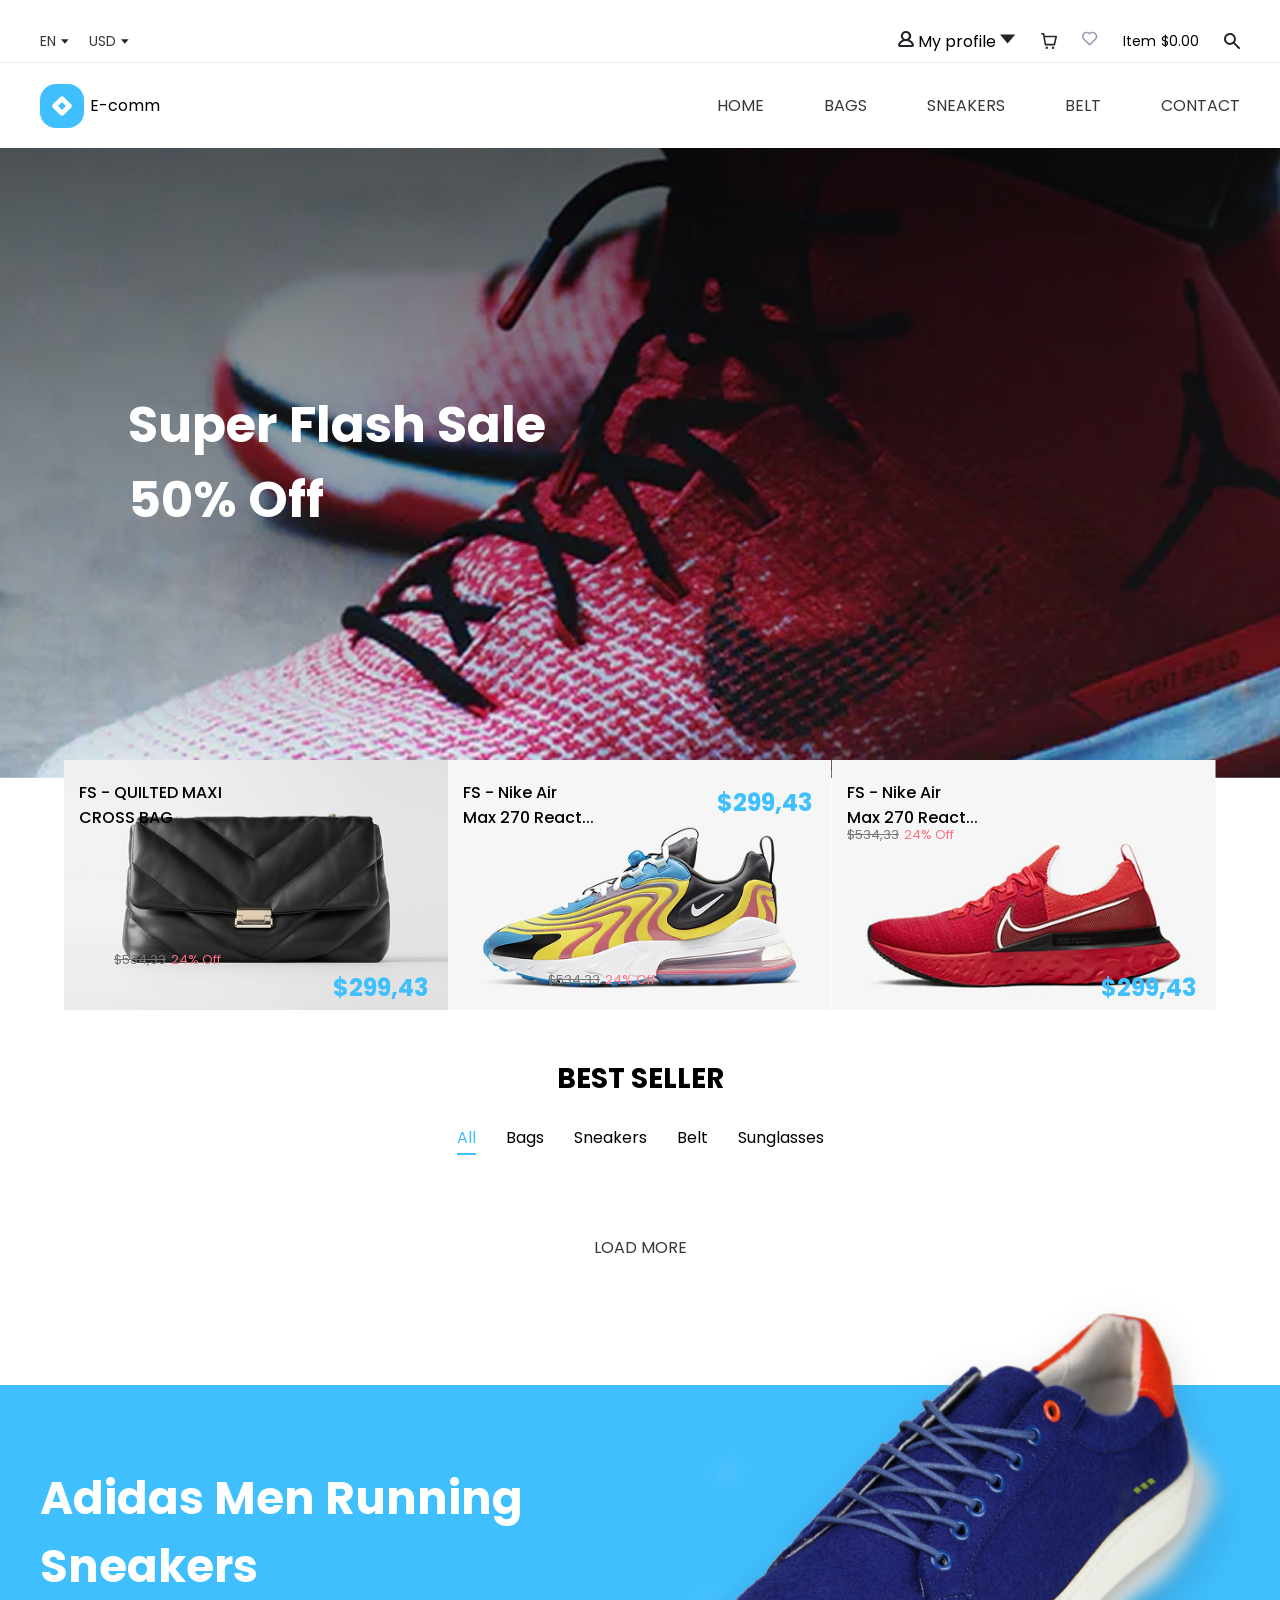
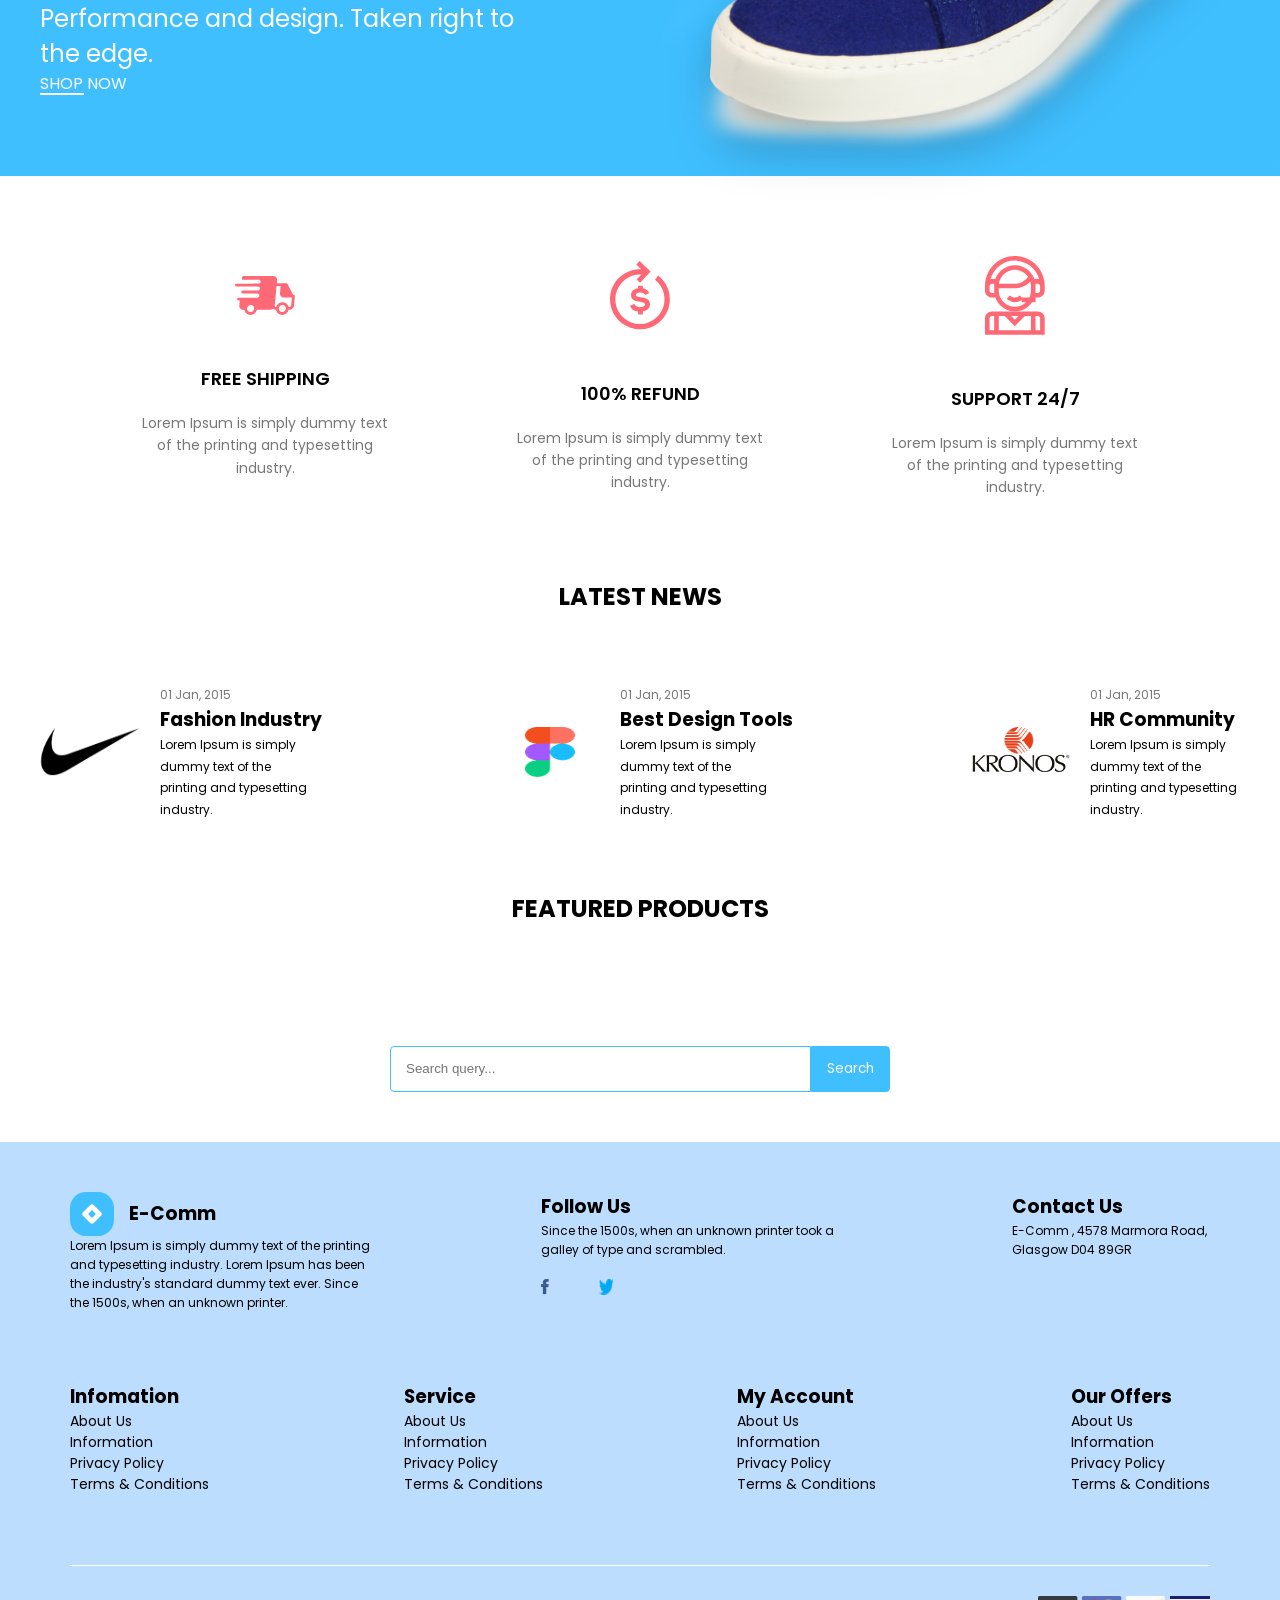
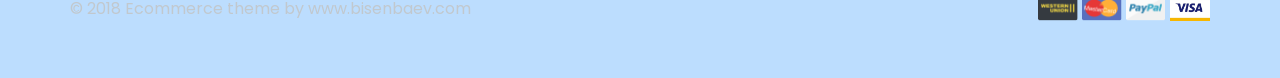
<file: index.html>
<!DOCTYPE html>
<html lang="en">

<head>
    <meta charset="UTF-8">
    <meta name="viewport" content="width=device-width, initial-scale=1.0">
    <title>Home Page</title>

    <!-- Google Font: Poppins -->
    <link rel="stylesheet"
        href="https://fonts.googleapis.com/css2?family=Poppins:wght@100;200;300;400;500;600;700;800;900&display=swap">

    <link rel="stylesheet" href="css/index.css">
</head>

<body>

    <!-- ================= HEADER ================= -->
    <header id="header">

        <!-- Top Header -->
        <div class="header-box">
            <div class="header-info">

                <div class="local-settings">
                    <button>EN <img src="assets/svg/arrow down.svg" alt=""></button>
                    <button>USD <img src="assets/svg/arrow down.svg" alt=""></button>
                </div>

                <div class="customer-info">

                    <div class="my-profile" id="profileDropdown">
                        <img src="assets/svg/profile_close_2.svg" alt="">
                        <span class="profile" id="profileName">My profile</span>
                        <img src="assets/svg/arrow down.svg" alt="" class="dropdown-arrow">

                        <div class="dropdown-menu" id="profileMenu">
                            <a href="pages/login.html" class="dropdown-item" id="profileLink">My Profile</a>
                            <button class="dropdown-item" id="logoutBtn">Logout</button>
                        </div>
                    </div>

                    <button><img src="assets/svg/Group.svg" alt=""></button>
                    <a href="pages/wishlist.html">
                        <img src="assets/svg/heart.svg" alt="">
                    </a>

                    <div class="name-price">
                        <span>Item</span>
                        <span>$0.00</span>
                    </div>

                    <button><img src="assets/svg/search-icon.svg" alt=""></button>
                </div>

            </div>
        </div>

        <!-- Main Header -->
        <div class="header-container-box">
            <div>

                <div class="web-logo">
                    <img src="assets/svg/Icon.svg" alt="logo">
                    <span>E-comm</span>
                </div>

                <nav class="nav">
                    <ul>
                        <li class="mega-parent">
                            <a href="#">HOME</a>

                            <div class="mega-menu">
                                <div class="mega-column" id="mega-category">

                                </div>
                            </div>
                        </li>

                        <li><a href="pages/bestSeller.html">BAGS</a></li>
                        <li><a href="pages/bestSeller.html">SNEAKERS</a></li>
                        <li><a href="pages/bestSeller.html">BELT</a></li>
                        <li><a href="pages/contact.html">CONTACT</a></li>
                    </ul>
                </nav>

            </div>
        </div>
    </header>

    <main>

        <!-- ================= HERO ================= -->
        <section class="offer-banner">
            <div>Super Flash Sale <br>50% Off</div>
            <img src="assets/img/Promotion Image.png" alt="">
        </section>

        <!-- ================= PROMOTION CARDS ================= -->
        <section class="banners">
            <article class="pro type-1">
                <img src="assets/img/image Product 1.png" alt="">
                <div class="pro-name">
                    FS - QUILTED MAXI <br>CROSS BAG
                </div>

                <div class="discount">
                    <span class="old-price">$534,33</span>
                    <span class="off">24% Off</span>
                </div>

                <div class="new-price">$299,43</div>
            </article>

            <article class="pro type-2">
                <img src="assets/img/image Product 2.png" alt="">
                <div class="pro-name">
                    FS - Nike Air <br>Max 270 React...
                </div>

                <div class="discount">
                    <span class="old-price">$534,33</span>
                    <span class="off">24% Off</span>
                </div>

                <div class="new-price">$299,43</div>
            </article>

            <article class="pro type-3">
                <img src="assets/img/image Product 3.png" alt="">
                <div class="pro-name">
                    FS - Nike Air <br>Max 270 React...
                </div>

                <div class="discount">
                    <span class="old-price">$534,33</span>
                    <span class="off">24% Off</span>
                </div>

                <div class="new-price">$299,43</div>
            </article>
        </section>

        <!-- ================= BEST SELLER ================= -->
        <section class="best-seller">

            <div class="container">

                <h2 class="section-title">BEST SELLER</h2>

                <ul class="tabs">
                    <li class="active">All</li>
                    <li>Bags</li>
                    <li>Sneakers</li>
                    <li>Belt</li>
                    <li>Sunglasses</li>
                </ul>

                <div class="product-grid"></div>

                <div class="load-more">
                    <a href="#">LOAD MORE</a>
                </div>

            </div>

        </section>

        <!-- ================= PROMO BANNER ================= -->
        <section class="promo-banner">
            <div class="container">
                <div class="promo-text">
                    <h2>Adidas Men Running Sneakers</h2>
                    <p>Performance and design. Taken right to the edge.</p>
                    <a href="#" class="shop-btn">SHOP NOW</a>
                </div>

                <div class="promo-img">
                    <img src="assets/img/shoes-shoe-png-transparent-shoe-images-pluspng-17 1.png" alt="Adidas sneaker">
                </div>
            </div>
        </section>

        <!-- ================= INFORMATION ================= -->
        <section class="in4">
            <div class="in4-item">
                <img src="assets/svg/shipping.svg" alt="shipping">
                <h3>FREE SHIPPING</h3>
                <p>Lorem Ipsum is simply dummy text of the printing and typesetting industry.</p>
            </div>

            <div class="in4-item">
                <img src="assets/svg/refund.svg" alt="refund">
                <h3>100% REFUND</h3>
                <p>Lorem Ipsum is simply dummy text of the printing and typesetting industry.</p>
            </div>

            <div class="in4-item">
                <img src="assets/svg/support.svg" alt="support">
                <h3>SUPPORT 24/7</h3>
                <p>Lorem Ipsum is simply dummy text of the printing and typesetting industry.</p>
            </div>

        </section>

        <!-- ================= LATEST NEWS ================= -->
        <h2 style="text-align: center;">LATEST NEWS</h2>

        <section class="latest-news">
            <div class="new-item">
                <img src="assets/img/Nike_logo_emblem_logotype 1.png" alt="nike-logo">

                <div>
                    <p class="date">01 Jan, 2015</p>
                    <h3>Fashion Industry</h3>
                    <p>Lorem Ipsum is simply dummy text of the printing and typesetting industry.</p>
                </div>
            </div>

            <div class="new-item">
                <img src="assets/img/figma-1-logo 1.png" alt="figma-logo">

                <div>
                    <p class="date">01 Jan, 2015</p>
                    <h3>Best Design Tools</h3>
                    <p>Lorem Ipsum is simply dummy text of the printing and typesetting industry.</p>
                </div>
            </div>

            <div class="new-item">
                <img src="assets/img/kronos-logo-1-1 1.png" alt="kronos-logo">

                <div>
                    <p class="date">01 Jan, 2015</p>
                    <h3>HR Community</h3>
                    <p>Lorem Ipsum is simply dummy text of the printing and typesetting industry.</p>
                </div>
            </div>
        </section>

        <!-- ================= FEATURED PRODUCTS ================= -->
        <h2 style="text-align: center;">FEATURED PRODUCTS</h2>

        <section class="fea-pro">

        </section>

        <section class="search-box">
            <input type="search" placeholder="Search query...">
            <button>Search</button>
        </section>
    </main>

    <!-- ================= FOOTER ================= -->
    <footer class="footer">

        <div class="container">
            <!-- top footer -->
            <div class="ft1">
                <div class="ft">
                    <div class="item-icon">
                        <img src="assets/svg/Icon.svg" alt="icon">
                        <h3>E-Comm</h3>
                    </div>
                    <p>Lorem Ipsum is simply dummy text of the printing and
                        typesetting industry. Lorem Ipsum has been the
                        industry's standard dummy text ever.
                        Since the 1500s, when an unknown printer.</p>
                </div>

                <div class="ft">
                    <h3>Follow Us</h3>
                    <p>Since the 1500s, when an unknown printer took a galley of type and scrambled.</p>
                    <div class="icon">
                        <img src="assets/img/facebook.png" alt="fb-icon">
                        <img src="assets/img/twitter.png" alt="tw-icon">
                    </div>
                </div>

                <div class="ft">
                    <h3>Contact Us</h3>
                    <p>E-Comm , 4578 Marmora Road, Glasgow D04 89GR</p>
                </div>
            </div>

            <!-- middle footer -->
            <div class="ft2">
                <div class="ft-col">
                    <h3>Infomation</h3>
                    <p>About Us</p>
                    <p>Information</p>
                    <p>Privacy Policy</p>
                    <p>Terms & Conditions</p>

                </div>

                <div class="ft-col">
                    <h3>Service</h3>
                    <p>About Us</p>
                    <p>Information</p>
                    <p>Privacy Policy</p>
                    <p>Terms & Conditions</p>
                </div>

                <div class="ft-col">
                    <h3>My Account</h3>
                    <p>About Us</p>
                    <p>Information</p>
                    <p>Privacy Policy</p>
                    <p>Terms & Conditions</p>
                </div>

                <div class="ft-col">
                    <h3>Our Offers</h3>
                    <p>About Us</p>
                    <p>Information</p>
                    <p>Privacy Policy</p>
                    <p>Terms & Conditions</p>
                </div>
            </div>

            <!-- bottom footer -->
            <div class="ft3">
                <p>© 2018 Ecommerce theme by www.bisenbaev.com</p>

                <div class="card">
                    <img src="assets/img/Western-union.png" alt="Western">
                    <img src="assets/img/Group 19.png" alt="Master">
                    <img src="assets/img/Paypal.png" alt="Paypal">
                    <img src="assets/img/visa-logo.jpg" alt="Visa">
                </div>
            </div>
        </div>
    </footer>

    <script type="module" src="./js/main.js"></script>
</body>

</html>
</file>
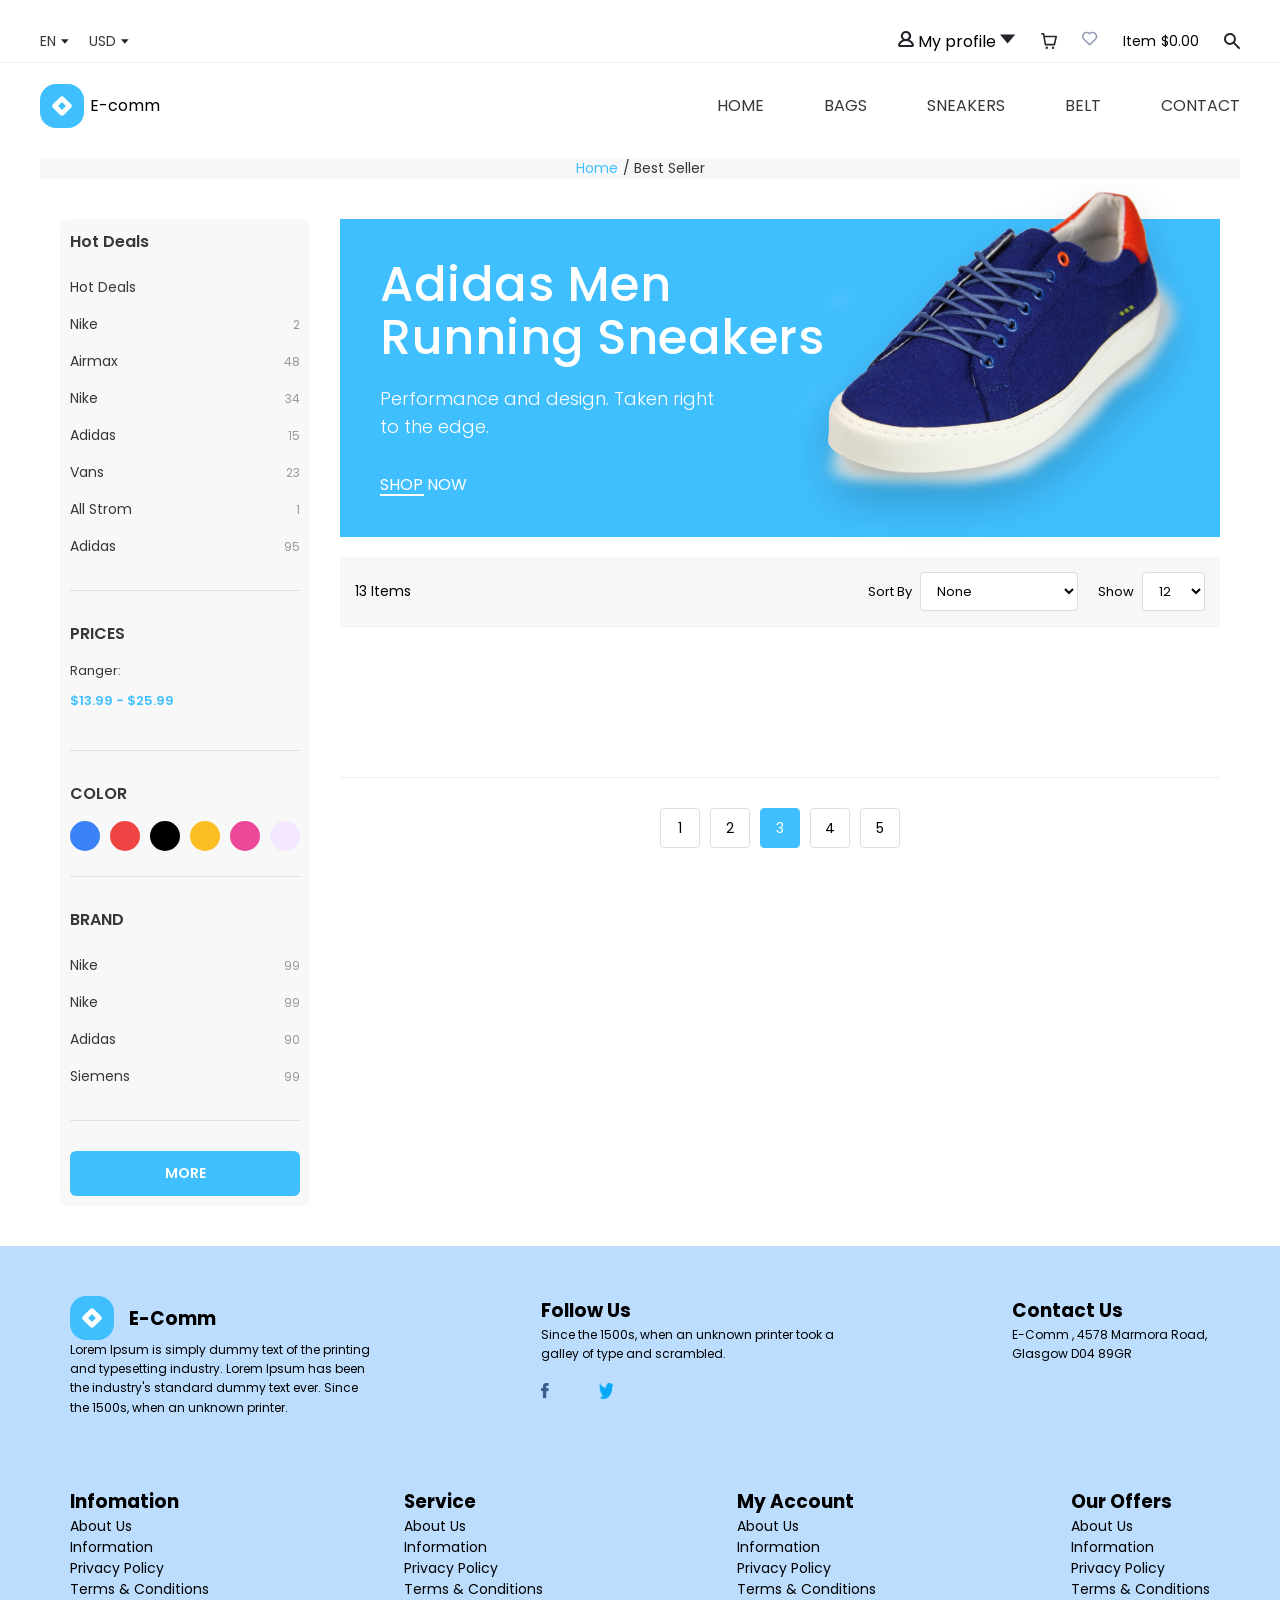
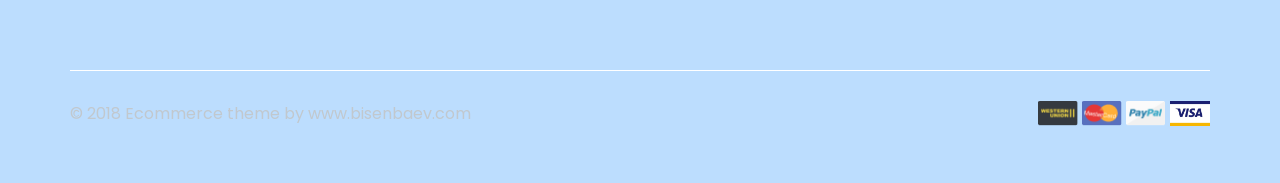
<file: pages/bestSeller.html>
<!DOCTYPE html>
<html lang="en">

<head>
    <meta charset="UTF-8">
    <meta name="viewport" content="width=device-width, initial-scale=1.0">
    <title>Best Seller</title>

    <!-- Google Font: Poppins -->
    <link rel="stylesheet"
        href="https://fonts.googleapis.com/css2?family=Poppins:wght@100;200;300;400;500;600;700;800;900&display=swap">

    <link rel="stylesheet" href="../css/index.css">
    <link rel="stylesheet" href="../css/bestSeller.css">
</head>

<body>

    <!-- ================= HEADER ================= -->
    <header id="header">

        <!-- Top Header -->
        <div class="header-box">
            <div class="header-info">

                <div class="local-settings">
                    <button>EN <img src="../assets/svg/arrow down.svg" alt=""></button>
                    <button>USD <img src="../assets/svg/arrow down.svg" alt=""></button>
                </div>

                <div class="customer-info">

                    <div class="my-profile" id="profileDropdown">
                        <img src="../assets/svg/profile_close_2.svg" alt="">
                        <span class="profile" id="profileName">My profile</span>
                        <img src="../assets/svg/arrow down.svg" alt="" class="dropdown-arrow">

                        <div class="dropdown-menu" id="profileMenu">
                            <a href="../pages/login.html" class="dropdown-item" id="profileLink">My Profile</a>
                            <button class="dropdown-item" id="logoutBtn">Logout</button>
                        </div>
                    </div>

                    <button><img src="../assets/svg/Group.svg" alt=""></button>
                    <a href="wishlist.html">
                        <img src="../assets/svg/heart.svg" alt="">
                    </a>

                    <div class="name-price">
                        <span>Item</span>
                        <span>$0.00</span>
                    </div>

                    <button><img src="../assets/svg/search-icon.svg" alt=""></button>
                </div>

            </div>
        </div>

        <!-- Main Header -->
        <div class="header-container-box">
            <div>

                <div class="web-logo">
                    <img src="../assets/svg/Icon.svg" alt="logo">
                    <span>E-comm</span>
                </div>

                <nav class="nav">
                    <ul>
                        <li class="mega-parent">
                            <a href="../index.html">HOME</a>

                            <div class="mega-menu">
                                <div class="mega-column" id="mega-category">

                                </div>
                            </div>
                        </li>

                        <li><a href="#">BAGS</a></li>
                        <li><a href="#">SNEAKERS</a></li>
                        <li><a href="#">BELT</a></li>
                        <li><a href="./contact.html">CONTACT</a></li>
                    </ul>
                </nav>

            </div>
        </div>
    </header>

    <main>

        <!-- ================= BREADCRUMB ================= -->
        <section class="breadcrumb">
            <a href="../index.html">Home</a>
            <span>/ Best Seller</span>
        </section>

        <!-- ================= HERO BANNER ================= -->


        <!-- ================= PRODUCTS WITH FILTER ================= -->
        <section class="products-section">
            <div class="container">

                <!-- Filter Sidebar -->
                <aside class="filter-sidebar">
                    <div class="filter-group">
                        <h3>Hot Deals</h3>
                        <ul>
                            <li><a href="#">Hot Deals</a></li>
                            <li><a href="#">Nike</a> <span>2</span></li>
                            <li><a href="#">Airmax</a> <span>48</span></li>
                            <li><a href="#">Nike</a> <span>34</span></li>
                            <li><a href="#">Adidas</a> <span>15</span></li>
                            <li><a href="#">Vans</a> <span>23</span></li>
                            <li><a href="#">All Strom</a> <span>1</span></li>
                            <li><a href="#">Adidas</a> <span>95</span></li>
                        </ul>
                    </div>

                    <div class="filter-group">
                        <h3>PRICES</h3>
                        <div class="price-range">
                            <span>Ranger:</span>
                            <span class="price-input">$13.99 - $25.99</span>
                            <div class="range-slider"></div>
                        </div>
                    </div>

                    <div class="filter-group">
                        <h3>COLOR</h3>
                        <div class="color-options">
                            <button class="color-btn" style="background-color: #3B82F6;"></button>
                            <button class="color-btn" style="background-color: #EF4444;"></button>
                            <button class="color-btn" style="background-color: #000000;"></button>
                            <button class="color-btn" style="background-color: #FBBF24;"></button>
                            <button class="color-btn" style="background-color: #EC4899;"></button>
                            <button class="color-btn" style="background-color: #F3E8FF;"></button>
                        </div>
                    </div>

                    <div class="filter-group">
                        <h3>BRAND</h3>
                        <ul>
                            <li><a href="#">Nike</a> <span>99</span></li>
                            <li><a href="#">Nike</a> <span>99</span></li>
                            <li><a href="#">Adidas</a> <span>90</span></li>
                            <li><a href="#">Siemens</a> <span>99</span></li>
                        </ul>
                    </div>

                    <button class="more-btn">MORE</button>
                </aside>

                <!-- Products Grid -->
                <div class="products-content">

                    <div class="promo-banner">
                        <div class="promo-wrapper">
                            <div class="promo-text">
                                <h2>Adidas Men Running Sneakers</h2>
                                <p>Performance and design. Taken right to the edge.</p>
                                <a href="#" class="shop-btn">SHOP NOW</a>
                            </div>
                            <div class="promo-img">
                                <img src="../assets/img/shoes-shoe-png-transparent-shoe-images-pluspng-17 1.png"
                                    alt="Adidas sneaker">
                            </div>
                        </div>
                    </div>

                    <div class="products-header">
                        <span>13 Items</span>
                        <div class="products-controls">
                            <label>Sort By <select>
                                    <option>None</option>
                                    <option>Price: Low to High</option>
                                    <option>Price: High to Low</option>
                                </select></label>
                            <label>Show <select>
                                    <option>12</option>
                                    <option>24</option>
                                    <option>36</option>
                                </select></label>
                        </div>
                    </div>

                    <div class="product-grid"></div>

                    <!-- Pagination -->
                    <div class="pagination">
                        <a href="#">1</a>
                        <a href="#">2</a>
                        <a href="#" class="active">3</a>
                        <a href="#">4</a>
                        <a href="#">5</a>
                    </div>
                </div>

            </div>

        </section>

    </main>

    <!-- ================= FOOTER ================= -->
    <footer class="footer">

        <div class="container">
            <!-- top footer -->
            <div class="ft1">
                <div class="ft">
                    <div class="item-icon">
                        <img src="../assets/svg/Icon.svg" alt="icon">
                        <h3>E-Comm</h3>
                    </div>
                    <p>Lorem Ipsum is simply dummy text of the printing and
                        typesetting industry. Lorem Ipsum has been the
                        industry's standard dummy text ever.
                        Since the 1500s, when an unknown printer.</p>
                </div>

                <div class="ft">
                    <h3>Follow Us</h3>
                    <p>Since the 1500s, when an unknown printer took a galley of type and scrambled.</p>
                    <div class="icon">
                        <img src="../assets/img/facebook.png" alt="fb-icon">
                        <img src="../assets/img/twitter.png" alt="tw-icon">
                    </div>
                </div>

                <div class="ft">
                    <h3>Contact Us</h3>
                    <p>E-Comm , 4578 Marmora Road, Glasgow D04 89GR</p>
                </div>
            </div>

            <!-- middle footer -->
            <div class="ft2">
                <div class="ft-col">
                    <h3>Infomation</h3>
                    <p>About Us</p>
                    <p>Information</p>
                    <p>Privacy Policy</p>
                    <p>Terms & Conditions</p>

                </div>

                <div class="ft-col">
                    <h3>Service</h3>
                    <p>About Us</p>
                    <p>Information</p>
                    <p>Privacy Policy</p>
                    <p>Terms & Conditions</p>
                </div>

                <div class="ft-col">
                    <h3>My Account</h3>
                    <p>About Us</p>
                    <p>Information</p>
                    <p>Privacy Policy</p>
                    <p>Terms & Conditions</p>
                </div>

                <div class="ft-col">
                    <h3>Our Offers</h3>
                    <p>About Us</p>
                    <p>Information</p>
                    <p>Privacy Policy</p>
                    <p>Terms & Conditions</p>
                </div>
            </div>

            <!-- bottom footer -->
            <div class="ft3">
                <p>© 2018 Ecommerce theme by www.bisenbaev.com</p>

                <div class="card">
                    <img src="../assets/img/Western-union.png" alt="Western">
                    <img src="../assets/img/Group 19.png" alt="Master">
                    <img src="../assets/img/Paypal.png" alt="Paypal">
                    <img src="../assets/img/visa-logo.jpg" alt="Visa">
                </div>
            </div>
        </div>
    </footer>

    <script type="module" src="../js/main.js"></script>
    <script type="module" src="../js/bestSeller.js"></script>
</body>

</html>
</file>
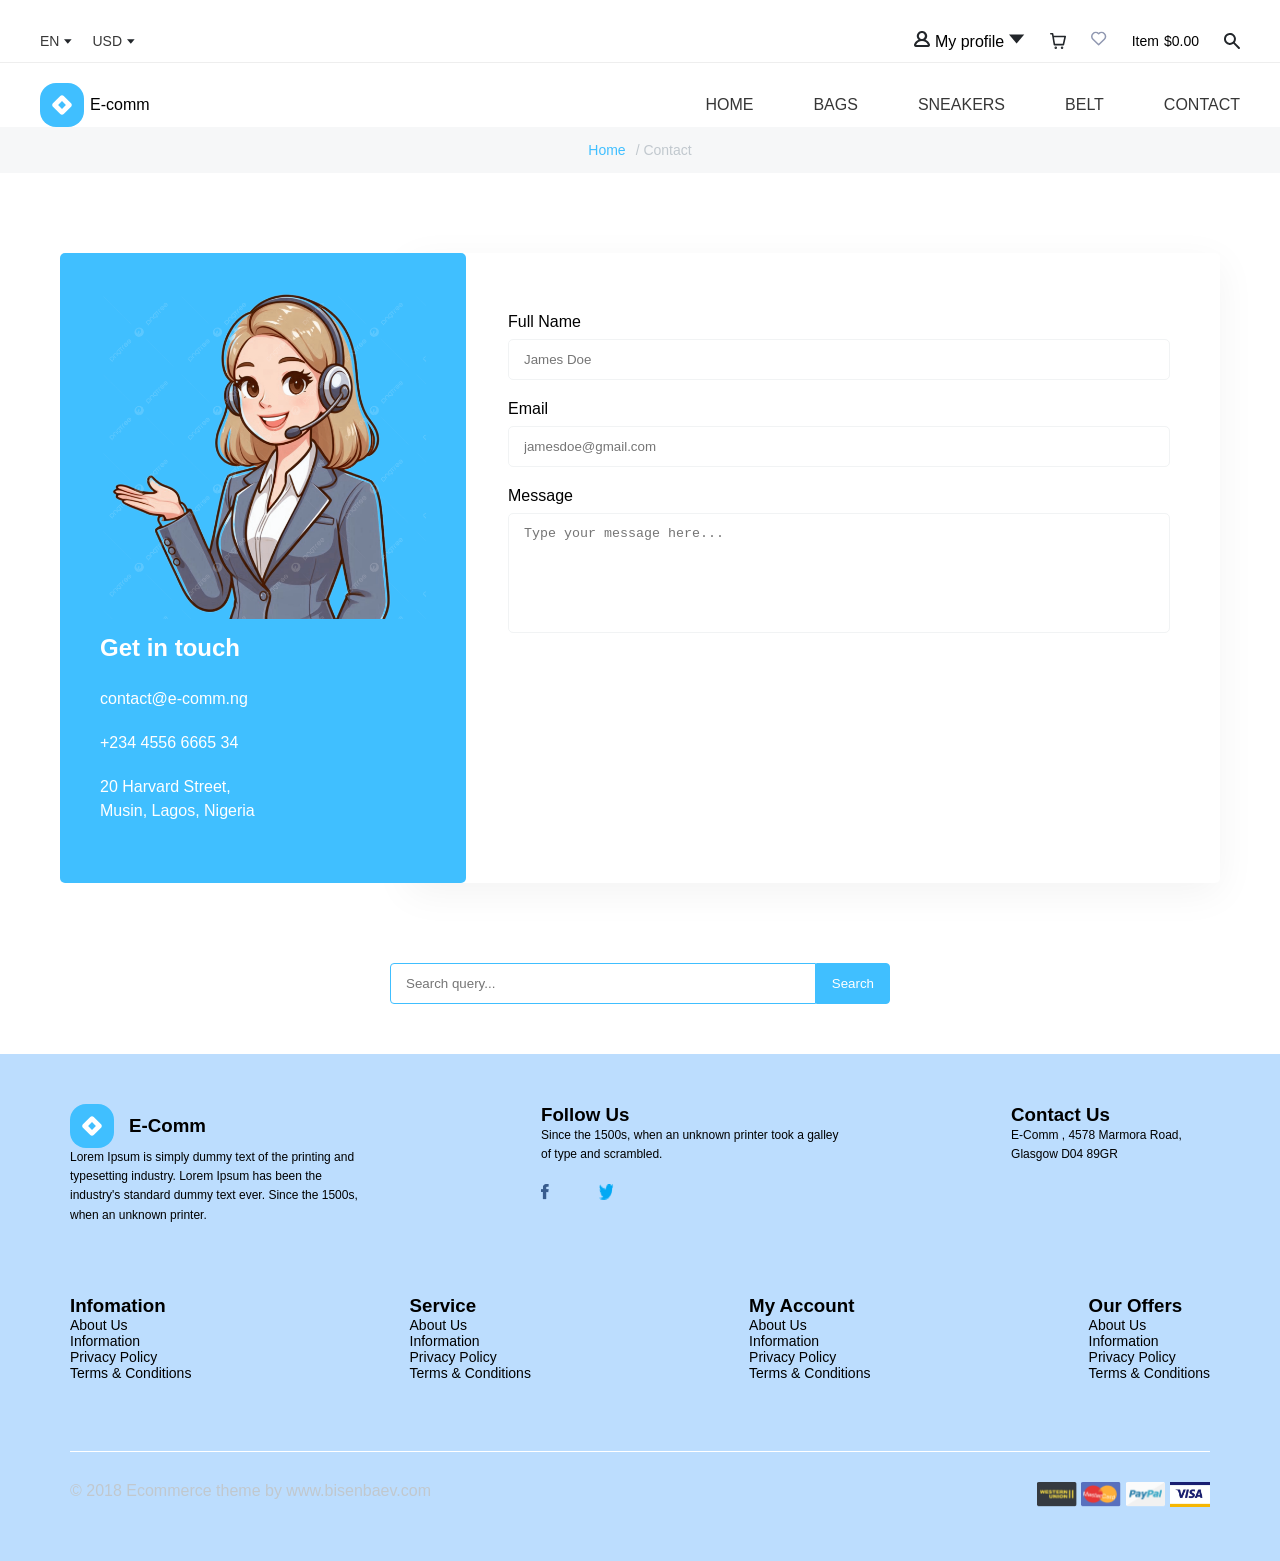
<file: pages/contact.html>
<!DOCTYPE html>
<html lang="en">

<head>
    <meta charset="UTF-8">
    <meta name="viewport" content="width=device-width, initial-scale=1.0">
    <title>Contact Page</title>

    <link rel="stylesheet" href="../css/index.css">
    <link rel="stylesheet" href="../css/contact.css">
</head>

<body>
    <!-- ================= HEADER ================= -->
    <header id="header">

        <!-- Top Header -->
        <div class="header-box">
            <div class="header-info">

                <div class="local-settings">
                    <button>EN <img src="../assets/svg/arrow down.svg" alt=""></button>
                    <button>USD <img src="../assets/svg/arrow down.svg" alt=""></button>
                </div>

                <div class="customer-info">

                    <div class="my-profile" id="profileDropdown">
                        <img src="../assets/svg/profile_close_2.svg" alt="">
                        <span class="profile" id="profileName">My profile</span>
                        <img src="../assets/svg/arrow down.svg" alt="" class="dropdown-arrow">

                        <div class="dropdown-menu" id="profileMenu">
                            <a href="login.html" class="dropdown-item" id="profileLink">My Profile</a>
                            <button class="dropdown-item" id="logoutBtn">Logout</button>
                        </div>
                    </div>

                    <button><img src="../assets/svg/Group.svg" alt=""></button>
                    <a href="wishlist.html">
                        <img src="../assets/svg/heart.svg" alt="">
                    </a>

                    <div class="name-price">
                        <span>Item</span>
                        <span>$0.00</span>
                    </div>

                    <button><img src="../assets/svg/search-icon.svg" alt=""></button>
                </div>

            </div>
        </div>

        <!-- Main Header -->
        <div class="header-container-box">
            <div>

                <div class="web-logo">
                    <img src="../assets/svg/Icon.svg" alt="logo">
                    <span>E-comm</span>
                </div>

                <nav class="nav">
                    <ul>
                        <li class="mega-parent">
                            <a href="#">HOME</a>

                            <div class="mega-menu">
                                <div class="mega-column" id="mega-category">

                                </div>
                            </div>
                        </li>

                        <li><a href="#">BAGS</a></li>
                        <li><a href="#">SNEAKERS</a></li>
                        <li><a href="#">BELT</a></li>
                        <li><a href="./contact.html">CONTACT</a></li>
                    </ul>
                </nav>

            </div>
        </div>
    </header>

    <!-- ================= BREADCRUMB ================= -->
    <section class="breadcrumb">
        <a href="../index.html">Home</a>
        <span>/ Contact</span>
    </section>

    <!-- ================= CONTAC-BOX ================= -->
    <section class="contact-section">
        <div class="contact-container">

            <div class="contact-info-card">
                <img src="../assets/img/contact_img.png" alt="" class="bg-icon">
                <div class="info-content">
                    <h3>Get in touch</h3>
                    <div class="info-item">
                        <p>contact@e-comm.ng</p>
                    </div>
                    <div class="info-item">
                        <p>+234 4556 6665 34</p>
                    </div>
                    <div class="info-item">
                        <p>20 Harvard Street, <br> Musin, Lagos, Nigeria</p>
                    </div>
                </div>
            </div>

            <form class="contact-form">
                <div class="input-group">
                    <label>Full Name</label>
                    <input type="text" placeholder="James Doe">
                </div>
                <div class="input-group">
                    <label>Email</label>
                    <input type="email" placeholder="jamesdoe@gmail.com">
                </div>
                <div class="input-group">
                    <label>Message</label>
                    <textarea placeholder="Type your message here..."></textarea>
                </div>
            </form>

        </div>
    </section>

    <!-- ================= SEARCH BOX ================= -->
    <section class="search-box">
        <input type="search" placeholder="Search query...">
        <button>Search</button>
    </section>

    <!-- ================= FOOTER ================= -->
    <footer class="footer">

        <div class="container">
            <!-- top footer -->
            <div class="ft1">
                <div class="ft">
                    <div class="item-icon">
                        <img src="../assets/svg/Icon.svg" alt="icon">
                        <h3>E-Comm</h3>
                    </div>
                    <p>Lorem Ipsum is simply dummy text of the printing and
                        typesetting industry. Lorem Ipsum has been the
                        industry's standard dummy text ever.
                        Since the 1500s, when an unknown printer.</p>
                </div>

                <div class="ft">
                    <h3>Follow Us</h3>
                    <p>Since the 1500s, when an unknown printer took a galley of type and scrambled.</p>
                    <div class="icon">
                        <img src="../assets/img/facebook.png" alt="fb-icon">
                        <img src="../assets/img/twitter.png" alt="tw-icon">
                    </div>
                </div>

                <div class="ft">
                    <h3>Contact Us</h3>
                    <p>E-Comm , 4578 Marmora Road, Glasgow D04 89GR</p>
                </div>
            </div>

            <!-- middle footer -->
            <div class="ft2">
                <div class="ft-col">
                    <h3>Infomation</h3>
                    <p>About Us</p>
                    <p>Information</p>
                    <p>Privacy Policy</p>
                    <p>Terms & Conditions</p>

                </div>

                <div class="ft-col">
                    <h3>Service</h3>
                    <p>About Us</p>
                    <p>Information</p>
                    <p>Privacy Policy</p>
                    <p>Terms & Conditions</p>
                </div>

                <div class="ft-col">
                    <h3>My Account</h3>
                    <p>About Us</p>
                    <p>Information</p>
                    <p>Privacy Policy</p>
                    <p>Terms & Conditions</p>
                </div>

                <div class="ft-col">
                    <h3>Our Offers</h3>
                    <p>About Us</p>
                    <p>Information</p>
                    <p>Privacy Policy</p>
                    <p>Terms & Conditions</p>
                </div>
            </div>

            <!-- bottom footer -->
            <div class="ft3">
                <p>© 2018 Ecommerce theme by www.bisenbaev.com</p>

                <div class="card">
                    <img src="../assets/img/Western-union.png" alt="Western">
                    <img src="../assets/img/Group 19.png" alt="Master">
                    <img src="../assets/img/Paypal.png" alt="Paypal">
                    <img src="../assets/img/visa-logo.jpg" alt="Visa">
                </div>
            </div>
        </div>
    </footer>
    <script type="module" src="../js/main.js"></script>
</body>

</html>
</file>
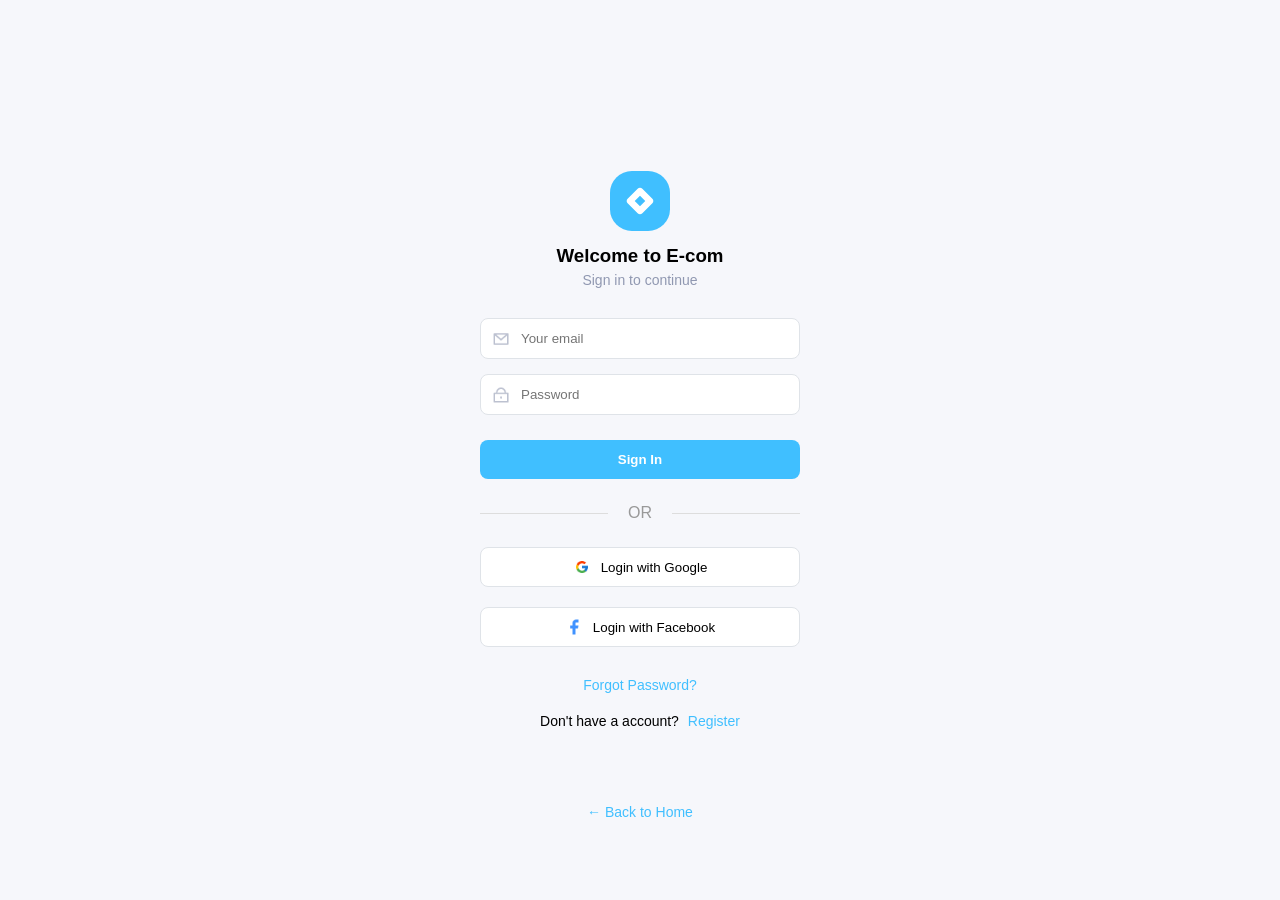
<file: pages/login.html>
<!DOCTYPE html>
<html lang="en">

<head>
    <meta charset="UTF-8">
    <meta name="viewport" content="width=device-width, initial-scale=1.0">
    <title>Login</title>
    <link rel="stylesheet" href="../css/login.css">
</head>

<body>
    <div class="login-container">
        <div class="intro">
            <img src="../assets/svg/Icon.svg" alt="logo">
            <h3>Welcome to E-com</h3>
            <p>Sign in to continue</p>
        </div>

        <form action="" id="login-form">
            <div class="email-input">
                <img src="../assets/img/Message.png" alt="">
                <input type="email" placeholder="Your email" id="email" required>
            </div>

            <div class="pass-input">
                <img src="../assets/img/Password.png" alt="">
                <input type="password" placeholder="Password" id="password" required>
            </div>

            <button type="submit">Sign In</button>
        </form>

        <div class="divider">OR</div>

        <button><img src="../assets/img/Google.png" alt="gg-login">Login with Google</button>
        <button><img src="../assets/img/Facebook1.png" alt="fb-login">Login with Facebook</button>

        <a href="#">Forgot Password?</a>

        <div class="register">
            Don't have a account?
            <a href="../pages/register.html">Register</a>
        </div>

        <a href="../index.html" class="back-home">← Back to Home</a>
    </div>

    <script type="module" src="../js/main.js"></script>
</body>

</html>
</file>
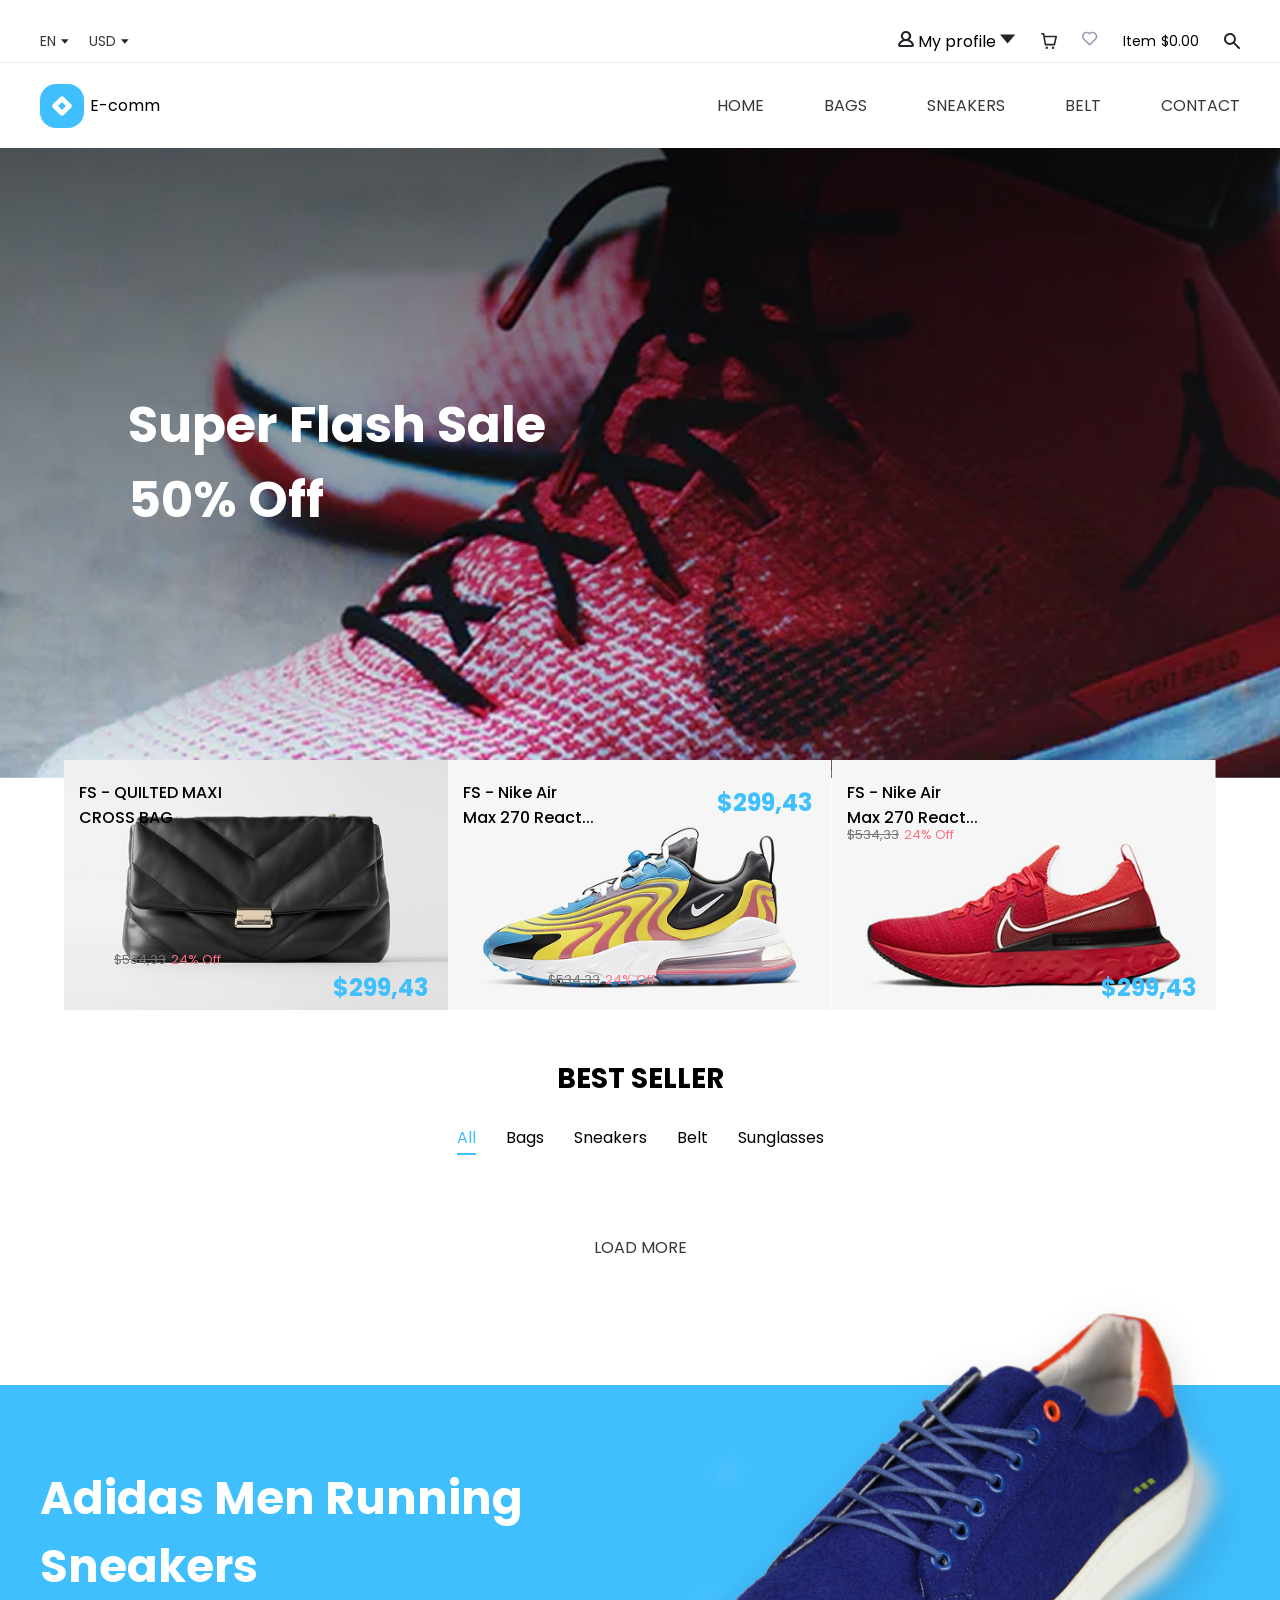
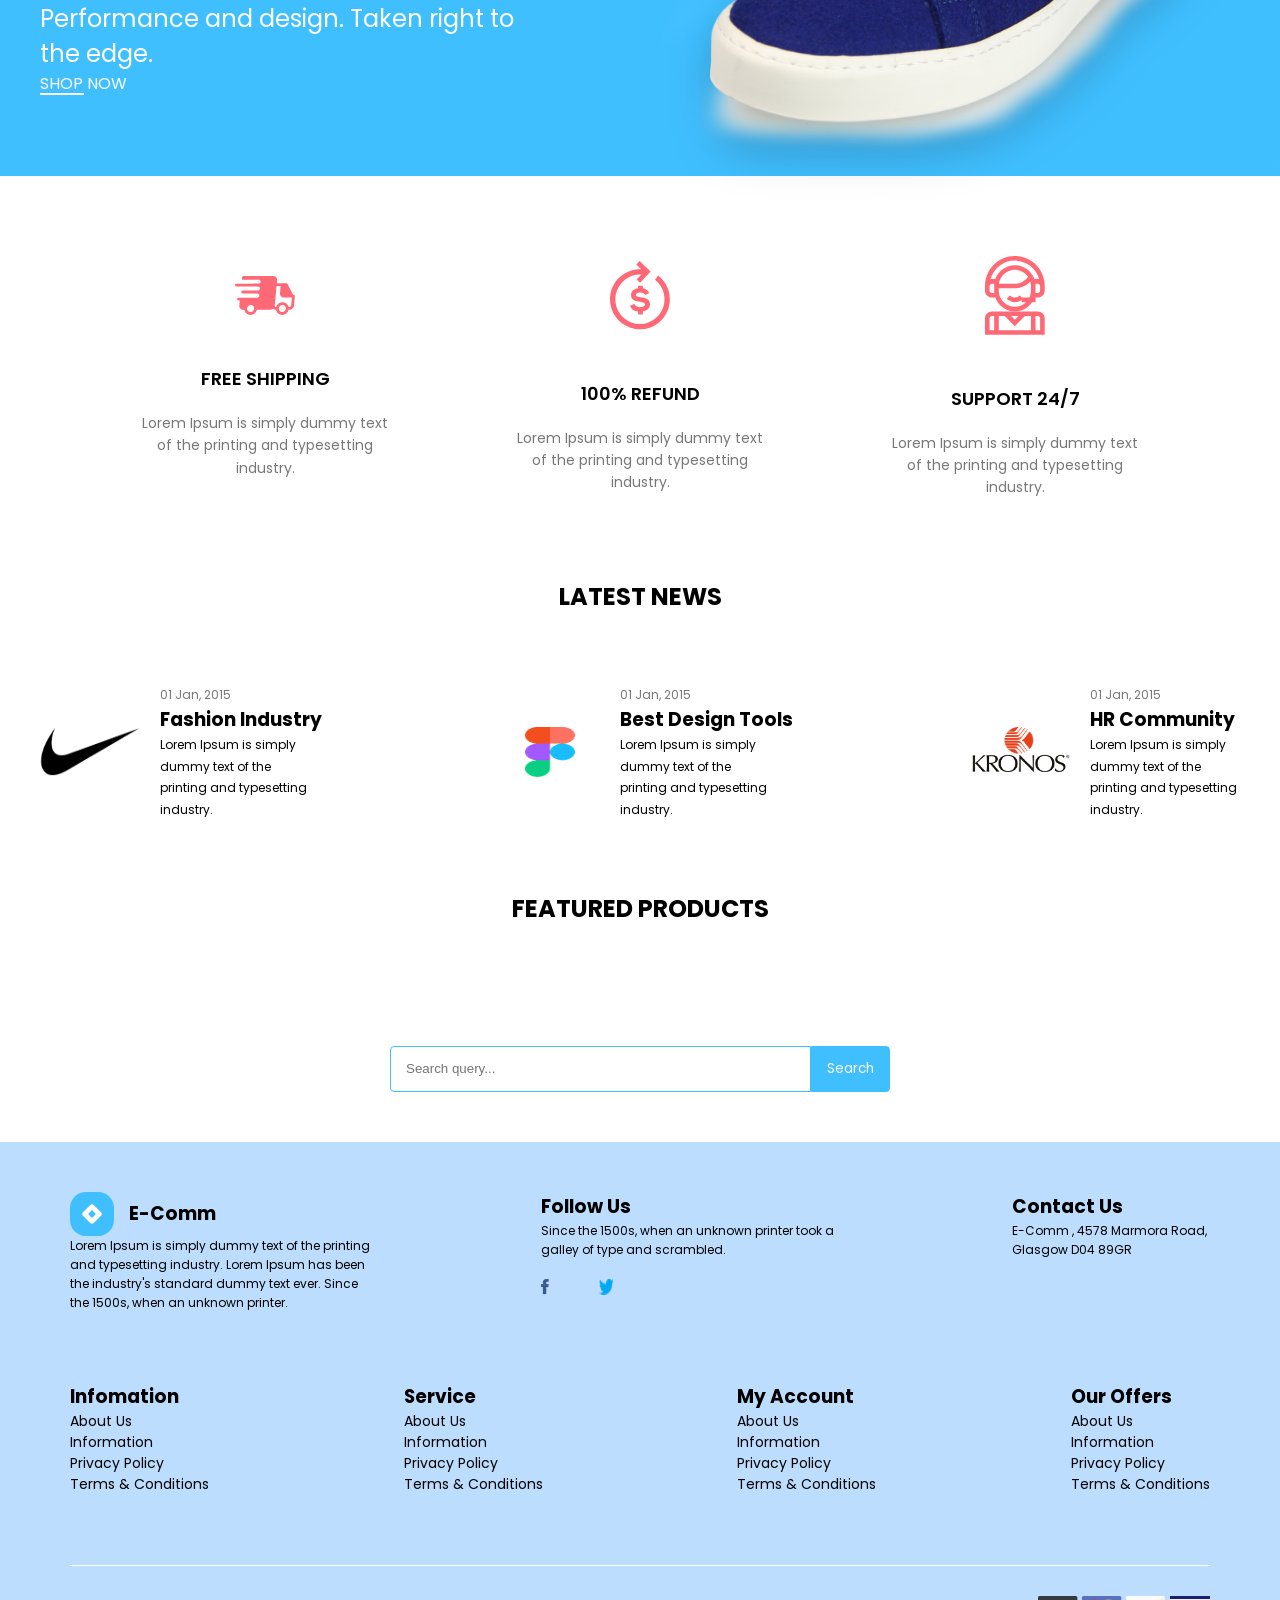
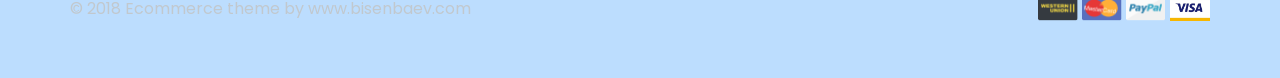
<file: pages/product-detail.html>
<!DOCTYPE html>
<html lang="en">

<head>
    <meta charset="UTF-8">
    <meta name="viewport" content="width=device-width, initial-scale=1.0">
    <title>Product Detail</title>

    <!-- Google Font: Poppins -->
    <link rel="stylesheet"
        href="https://fonts.googleapis.com/css2?family=Poppins:wght@100;200;300;400;500;600;700;800;900&display=swap">

    <link rel="stylesheet" href="../css/index.css">
    <link rel="stylesheet" href="../css/product-detail.css">
</head>

<body>

    <!-- ================= HEADER ================= -->
    <header id="header">

        <!-- Top Header -->
        <div class="header-box">
            <div class="header-info">

                <div class="local-settings">
                    <button>EN <img src="../assets/svg/arrow down.svg" alt=""></button>
                    <button>USD <img src="../assets/svg/arrow down.svg" alt=""></button>
                </div>

                <div class="customer-info">

                    <div class="my-profile" id="profileDropdown">
                        <img src="../assets/svg/profile_close_2.svg" alt="">
                        <span class="profile" id="profileName">My profile</span>
                        <img src="../assets/svg/arrow down.svg" alt="" class="dropdown-arrow">

                        <div class="dropdown-menu" id="profileMenu">
                            <a href="../pages/login.html" class="dropdown-item" id="profileLink">My Profile</a>
                            <button class="dropdown-item" id="logoutBtn">Logout</button>
                        </div>
                    </div>

                    <button><img src="../assets/svg/Group.svg" alt=""></button>
                    <a href="wishlist.html">
                        <svg xmlns="http://www.w3.org/2000/svg" fill="none" viewBox="0 0 24 24" stroke-width="2.5"
                            stroke="currentColor" class="heart-icon">
                            <path stroke-linecap="round" stroke-linejoin="round"
                                d="M21 8.25c0-2.485-2.099-4.5-4.688-4.5-1.935 0-3.597 1.126-4.312 2.733-.715-1.607-2.377-2.733-4.313-2.733C5.1 3.75 3 5.765 3 8.25c0 7.22 9 12 9 12s9-4.78 9-12Z" />
                        </svg>
                    </a>

                    <div class="name-price">
                        <span>Item</span>
                        <span>$0.00</span>
                    </div>

                    <button><img src="../assets/svg/search-icon.svg" alt=""></button>

                </div>

            </div>
        </div>

        <!-- Main Header -->
        <div class="header-container-box">
            <div>

                <div class="web-logo">
                    <img src="../assets/svg/Icon.svg" alt="logo">
                    <span>E-comm</span>
                </div>

                <nav class="nav">
                    <ul>
                        <li class="mega-parent">
                            <a href="../index.html">HOME</a>

                            <div class="mega-menu">
                                <div class="mega-column" id="mega-category">

                                </div>
                            </div>
                        </li>

                        <li><a href="bags.html">BAGS</a></li>
                        <li><a href="sneaker.html">SNEAKERS</a></li>
                        <li><a href="belt.html">BELT</a></li>
                        <li><a href="contact.html">CONTACT</a></li>
                    </ul>
                </nav>

            </div>
        </div>

    </header>

    <!-- ================= BREADCRUMB ================= -->
    <section class="breadcrumb">
        <div class="breadcrumb-container">
            <a href="../index.html">Home</a>
            <span>/</span>
            <a href="" id="category-link">Category</a>
            <span>/</span>
            <span id="product-name">Product</span>
        </div>
    </section>

    <!-- ================= PRODUCT DETAIL ================= -->
    <section class="product-detail">
        <div class="product-detail-container">

            <!-- Product Images -->
            <div class="product-images">
                <div class="main-image">
                    <img id="main-image" src="" alt="Product Image">
                </div>
                <div class="thumbnail-images" id="thumbnail-images">
                    <!-- Thumbnails will be generated here -->
                </div>
            </div>

            <!-- Product Info -->
            <div class="product-info-section">
                <div class="product-header">
                    <h1 id="product-title"></h1>
                    <div class="rating-section">
                        <div class="rating" id="product-rating">★★★★☆</div>
                        <span class="reviews-count">0 reviews</span>
                        <a href="#reviews" class="submit-review">Submit a review</a>
                    </div>
                </div>

                <!-- Price Section -->
                <div class="price-section">
                    <div class="price-wrapper">
                        <span class="new-price" id="new-price">$299.43</span>
                        <span class="old-price" id="old-price">$534.33</span>
                        <span class="discount-badge" id="discount-badge">24% Off</span>
                    </div>
                </div>

                <!-- Availability -->
                <div class="availability">
                    <div class="availability-item">
                        <span class="label">Availability:</span>
                        <span class="status" id="availability">In Stock</span>
                    </div>
                    <div class="availability-item">
                        <span class="label">Category:</span>
                        <span class="value" id="product-category">Accessories</span>
                    </div>
                </div>

                <!-- Color Selection -->
                <div class="color-selection">
                    <label>Select Color</label>
                    <div class="colors" id="color-options">
                        <!-- Colors will be generated here -->
                    </div>
                </div>

                <!-- Size Selection -->
                <div class="size-selection">
                    <label>Size</label>
                    <select id="size-select">
                        <option value="">Select Size</option>
                        <option value="XS">XS</option>
                        <option value="S">S</option>
                        <option value="M">M</option>
                        <option value="L">L</option>
                        <option value="XL">XL</option>
                        <option value="XXL">XXL</option>
                    </select>
                </div>

                <!-- Quantity & Add to Cart -->
                <div class="quantity-section">
                    <div class="quantity-control">
                        <button class="qty-btn minus" id="qty-minus">−</button>
                        <input type="text" id="quantity" value="1" readonly>
                        <button class="qty-btn plus" id="qty-plus">+</button>
                    </div>
                    <button class="btn-add-cart" id="add-to-cart">
                        <img src="../assets/svg/cart_2.svg" alt="">
                        Add to Cart
                    </button>
                    <button class="btn-wishlist" id="add-to-wishlist">
                        <img src="../assets/svg/hearts.svg" alt="">
                    </button>
                </div>

                <!-- Share Section -->
                <div class="share-section">
                    <button class="btn-share facebook">
                        <img src="../assets/img/facebook.png" alt="">
                        Share on Facebook
                    </button>
                    <button class="btn-share twitter">
                        <img src="../assets/img/twitter.png" alt="">
                        Share on Twitter
                    </button>
                </div>
            </div>

            <!-- Best Seller Box (Right Side) -->
            <div class="best-seller-box" id="best-seller-box">
                <div class="bs-label" style="color: #aaa">BEST SELLER</div>
                <div class="bs-product" id="bs-product">
                    <!-- Best seller product will be loaded here -->
                </div>
            </div>
        </div>


    </section>

    <!-- ================= PRODUCT TABS ================= -->
    <section class="product-tabs">
        <div class="tabs-container">
            <div class="tab-buttons">
                <button class="tab-btn active" data-tab="description">Product Information</button>
                <button class="tab-btn" data-tab="reviews">Reviews <span id="review-count">0</span></button>
                <button class="tab-btn" data-tab="other">Another tab</button>
            </div>

            <div class="tab-contents">
                <div class="tab-content active" id="description">
                    <p id="product-description">
                        Product description will appear here...
                    </p>
                </div>

                <div class="tab-content" id="reviews">
                    <div class="reviews-list">
                        <!-- Reviews will be generated here -->
                    </div>
                </div>

                <div class="tab-content" id="other">
                    <p>Another tab content</p>
                </div>
            </div>
        </div>
    </section>

    <!-- ================= RELATED PRODUCTS ================= -->
    <section class="related-products">
        <div class="related-container">
            <h2>RELATED PRODUCTS</h2>
            <div class="related-grid" id="related-products">
                <!-- Related products will be generated here -->
            </div>
        </div>
    </section>

    <!-- ================= FOOTER ================= -->
    <footer class="footer">

        <div class="container">
            <!-- top footer -->
            <div class="ft1">
                <div class="ft">
                    <div class="item-icon">
                        <img src="../assets/svg/Icon.svg" alt="icon">
                        <h3>E-Comm</h3>
                    </div>
                    <p>Lorem Ipsum is simply dummy text of the printing and
                        typesetting industry. Lorem Ipsum has been the
                        industry's standard dummy text ever.
                        Since the 1500s, when an unknown printer.</p>
                </div>

                <div class="ft">
                    <h3>Follow Us</h3>
                    <p>Since the 1500s, when an unknown printer took a galley of type and scrambled.</p>
                    <div class="icon">
                        <img src="../assets/img/facebook.png" alt="fb-icon">
                        <img src="../assets/img/twitter.png" alt="tw-icon">
                    </div>
                </div>

                <div class="ft">
                    <h3>Contact Us</h3>
                    <p>E-Comm , 4578 Marmora Road, Glasgow D04 89GR</p>
                </div>
            </div>

            <!-- middle footer -->
            <div class="ft2">
                <div class="ft-col">
                    <h3>Infomation</h3>
                    <p>About Us</p>
                    <p>Information</p>
                    <p>Privacy Policy</p>
                    <p>Terms & Conditions</p>

                </div>

                <div class="ft-col">
                    <h3>Service</h3>
                    <p>About Us</p>
                    <p>Information</p>
                    <p>Privacy Policy</p>
                    <p>Terms & Conditions</p>
                </div>

                <div class="ft-col">
                    <h3>My Account</h3>
                    <p>About Us</p>
                    <p>Information</p>
                    <p>Privacy Policy</p>
                    <p>Terms & Conditions</p>
                </div>

                <div class="ft-col">
                    <h3>Our Offers</h3>
                    <p>About Us</p>
                    <p>Information</p>
                    <p>Privacy Policy</p>
                    <p>Terms & Conditions</p>
                </div>
            </div>

            <!-- bottom footer -->
            <div class="ft3">
                <p>© 2018 Ecommerce theme by www.bisenbaev.com</p>

                <div class="card">
                    <img src="../assets/img/Western-union.png" alt="Western">
                    <img src="../assets/img/Group 19.png" alt="Master">
                    <img src="../assets/img/Paypal.png" alt="Paypal">
                    <img src="../assets/img/visa-logo.jpg" alt="Visa">
                </div>
            </div>
        </div>
    </footer>

    <script type="module" src="../js/main.js"></script>
    <script type="module" src="../js/product-detail.js"></script>
</body>

</html>
</file>
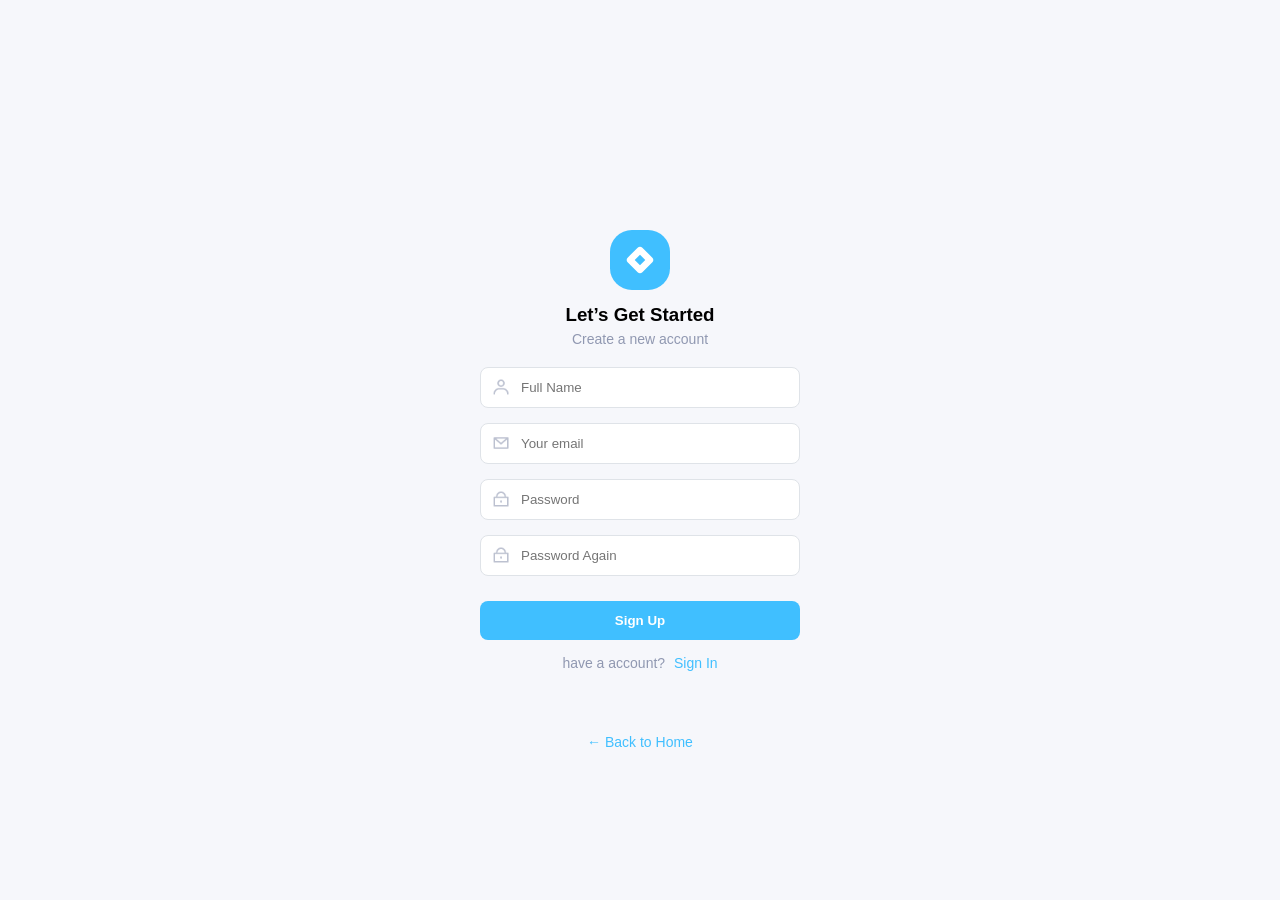
<file: pages/register.html>
<!DOCTYPE html>
<html lang="en">

<head>
    <meta charset="UTF-8">
    <meta name="viewport" content="width=device-width, initial-scale=1.0">
    <title>Register</title>
    <link rel="stylesheet" href="../css/register.css">
</head>

<body>
    <div class="register-container">
        <div>
            <img src="../assets/svg/Icon.svg" alt="logo">
            <h3>Let’s Get Started</h3>
            <p>Create a new account</p>
        </div>

        <form action="" id="register-form">
            <div>
                <img src="../assets/img/User.png" alt="user">
                <input type="text" placeholder="Full Name" id="name">
            </div>

            <div>
                <img src="../assets/img/Message.png" alt="email">
                <input type="email" placeholder="Your email" id="email" required>
            </div>

            <div>
                <img src="../assets/img/Password.png" alt="password">
                <input type="password" placeholder="Password" id="password" required>
            </div>

            <div>
                <img src="../assets/img/Password.png" alt="password">
                <input type="password" placeholder="Password Again" id="confirm-password" required>
            </div>

            <button type="submit">Sign Up</button>
        </form>

        <div class="sign-in">
            have a account?
            <a href="../pages/login.html">Sign In</a>
        </div>

        <a href="../index.html" class="back-home">← Back to Home</a>
    </div>

    <script type="module" src="../js/main.js"></script>
</body>

</html>
</file>
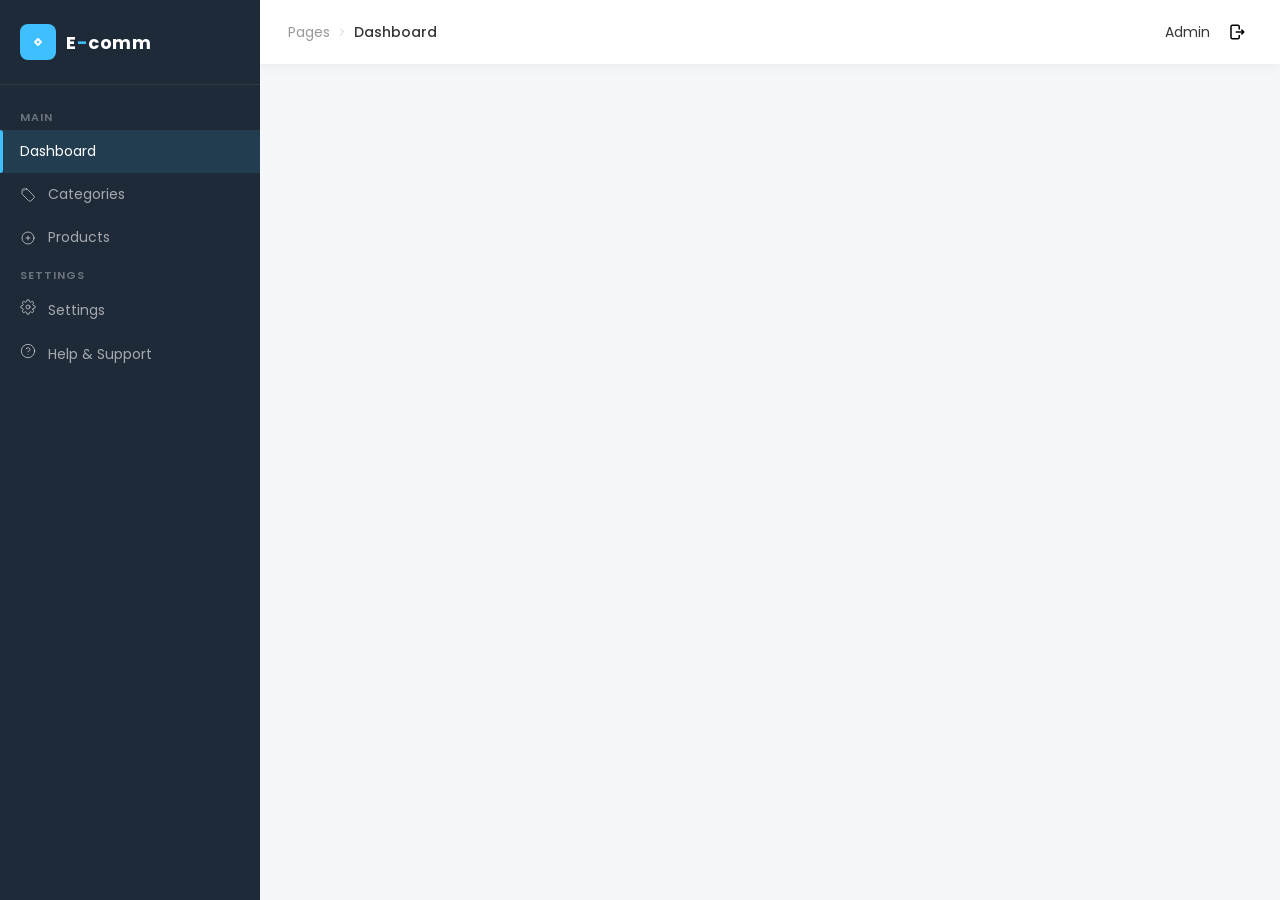
<file: admin/pages/adminDashboard.html>
<!DOCTYPE html>
<html lang="en">

<head>
    <meta charset="UTF-8">
    <meta name="viewport" content="width=device-width, initial-scale=1.0">
    <title>Admin Dashboard</title>

    <link rel="preconnect" href="https://fonts.googleapis.com">
    <link rel="preconnect" href="https://fonts.gstatic.com" crossorigin>
    <link href="https://fonts.googleapis.com/css2?family=Poppins:wght@300;400;500;600;700;800&display=swap"
        rel="stylesheet">

    <link rel="stylesheet" href="../../css/adminDashboard.css">
</head>

<body>

    <div class="admin-wrapper">

        <!-- ================ SIDEBAR ================ -->
        <aside class="admin-sidebar" id="adminSidebar">

            <!-- Logo -->
            <div class="sidebar-logo">
                <div class="logo-icon">
                    <img src="../../assets/svg/Icon.svg" alt="app-logo">
                </div>
                <div class="logo-text">E<span>-</span>comm</div>
            </div>

            <!-- Navigation -->
            <nav class="sidebar-nav">

                <div class="nav-section">
                    <p class="nav-section-title">Main</p>

                    <p class="nav-item active">
                        Dashboard
                    </p>

                    <a class="nav-item" data-page="categories">
                        <svg xmlns="http://www.w3.org/2000/svg" fill="none" viewBox="0 0 24 24" stroke-width="1.5"
                            stroke="currentColor" class="size-6">
                            <path stroke-linecap="round" stroke-linejoin="round"
                                d="M9.568 3H5.25A2.25 2.25 0 0 0 3 5.25v4.318c0 .597.237 1.17.659 1.591l9.581 9.581c.699.699 1.78.872 2.607.33a18.095 18.095 0 0 0 5.223-5.223c.542-.827.369-1.908-.33-2.607L11.16 3.66A2.25 2.25 0 0 0 9.568 3Z" />
                            <path stroke-linecap="round" stroke-linejoin="round" d="M6 6h.008v.008H6V6Z" />
                        </svg>
                        Categories
                    </a>

                    <a class="nav-item" data-page="products">
                        <svg xmlns="http://www.w3.org/2000/svg" fill="none" viewBox="0 0 24 24" stroke-width="1.5"
                            stroke="currentColor" class="size-6">
                            <path stroke-linecap="round" stroke-linejoin="round"
                                d="M12 9v6m3-3H9m12 0a9 9 0 1 1-18 0 9 9 0 0 1 18 0Z" />
                        </svg>
                        Products
                    </a>

                    <div class="nav-section">
                        <p class="nav-section-title">Settings</p>

                        <a class="nav-item" data-page="setting">
                            <span class="nav-icon">
                                <svg viewBox="0 0 24 24">
                                    <circle cx="12" cy="12" r="3" />
                                    <path
                                        d="M19.4 15a1.65 1.65 0 00.33 1.82l.06.06a2 2 0 010 2.83 2 2 0 01-2.83 0l-.06-.06a1.65 1.65 0 00-1.82-.33 1.65 1.65 0 00-1 1.51V21a2 2 0 01-2 2 2 2 0 01-2-2v-.09A1.65 1.65 0 009 19.4a1.65 1.65 0 00-1.82.33l-.06.06a2 2 0 01-2.83 0 2 2 0 010-2.83l.06-.06A1.65 1.65 0 004.68 15a1.65 1.65 0 00-1.51-1H3a2 2 0 01-2-2 2 2 0 012-2h.09A1.65 1.65 0 004.6 9a1.65 1.65 0 00-.33-1.82l-.06-.06a2 2 0 010-2.83 2 2 0 012.83 0l.06.06A1.65 1.65 0 009 4.68a1.65 1.65 0 001-1.51V3a2 2 0 012-2 2 2 0 012 2v.09a1.65 1.65 0 001 1.51 1.65 1.65 0 001.82-.33l.06-.06a2 2 0 012.83 0 2 2 0 010 2.83l-.06.06A1.65 1.65 0 0019.4 9a1.65 1.65 0 001.51 1H21a2 2 0 012 2 2 2 0 01-2 2h-.09a1.65 1.65 0 00-1.51 1z" />
                                </svg>
                            </span>
                            Settings
                        </a>

                        <a class="nav-item" data-page="help&sp">
                            <span class="nav-icon">
                                <svg viewBox="0 0 24 24">
                                    <circle cx="12" cy="12" r="10" />
                                    <path d="M9.09 9a3 3 0 015.83 1c0 2-3 3-3 3" />
                                    <line x1="12" y1="17" x2="12.01" y2="17" />
                                </svg>
                            </span>
                            Help &amp; Support
                        </a>
                    </div>

            </nav>
        </aside>


        <!-- ================ MAIN ================ -->
        <main class="admin-main" id="adminMain">

            <!-- Topbar -->
            <header class="admin-topbar">
                <div class="topbar-left">
                    <div class="page-breadcrumb">
                        <span>Pages</span>
                        <svg viewBox="0 0 24 24" fill="none" stroke="currentColor" stroke-width="2"
                            stroke-linecap="round">
                            <polyline points="9 18 15 12 9 6" />
                        </svg>
                        <span class="breadcrumb-current">Dashboard</span>
                    </div>
                </div>

                <div class="topbar-right">
                    <span>Admin</span>
                    <button id="logoutBtn" class="logout-btn" title="Logout">
                        <img src="../../assets/svg/logout-svgrepo-com.svg" alt="logout">
                    </button>
                </div>
            </header>

            <!-- Content -->
            <div class="admin-content">

            </div>

        </main>

    </div>

    <script type="module" src="../js/admin_dashboard.js"></script>
</body>

</html>
</file>
<file: css/index.css>
@charset "UTF-8";
/* ==================================================
   RESET
================================================== */
* {
  margin: 0;
  padding: 0;
  box-sizing: border-box;
}

body {
  font-family: "Poppins", sans-serif;
  overflow-x: hidden;
}

button {
  background: none;
  border: none;
  cursor: pointer;
  font-family: inherit;
}

/* ==================================================
   HEADER
================================================== */
#header {
  /* ---------- TOP HEADER ---------- */
}
#header .header-box {
  margin-top: 20px;
  width: 100%;
  border-bottom: 1px solid #eee;
}
#header .header-box .header-info {
  max-width: 1200px;
  margin: 0 auto;
  height: 42px;
  display: flex;
  justify-content: space-between;
  align-items: center;
  /* Local Settings */
}
#header .header-box .header-info .local-settings {
  display: flex;
  gap: 20px;
}
#header .header-box .header-info .local-settings button {
  display: flex;
  align-items: center;
  gap: 5px;
  font-size: 14px;
  color: #373737;
}
#header .header-box .header-info .local-settings img {
  width: 8px;
  height: 5px;
}
#header .header-box .header-info {
  /* Customer Info */
}
#header .header-box .header-info .customer-info {
  display: flex;
  align-items: center;
  gap: 25px;
}
#header .header-box .header-info .customer-info .profile {
  text-decoration: none;
  color: black;
}
#header .header-box .header-info .customer-info .dropdown-arrow {
  transition: transform 0.2s ease;
}
#header .header-box .header-info .customer-info .dropdown-menu {
  position: absolute;
  top: calc(100% + 8px);
  right: 0;
  background: white;
  border-radius: 8px;
  box-shadow: 0 4px 20px rgba(0, 0, 0, 0.12);
  min-width: 160px;
  padding: 8px 0;
  opacity: 0;
  visibility: hidden;
  transform: translateY(-6px);
  transition: all 0.2s ease;
  z-index: 1001;
}
#header .header-box .header-info .customer-info .dropdown-menu .dropdown-item {
  display: block;
  width: 100%;
  padding: 10px 16px;
  text-decoration: none;
  color: #373737;
  font-size: 14px;
  font-family: inherit;
  background: none;
  border: none;
  cursor: pointer;
  text-align: left;
  transition: background 0.15s;
}
#header .header-box .header-info .customer-info .dropdown-menu .dropdown-item:hover {
  background: rgba(0, 0, 0, 0.04);
}
#header .header-box .header-info .customer-info .my-profile {
  position: relative;
}
#header .header-box .header-info .customer-info .my-profile.open .dropdown-menu {
  opacity: 1;
  visibility: visible;
  transform: translateY(0);
}
#header .header-box .header-info .customer-info .my-profile.open .dropdown-arrow {
  transform: rotate(180deg);
}
#header .header-box .header-info .customer-info button {
  display: flex;
  align-items: center;
  gap: 6px;
  font-size: 14px;
  color: #373737;
}
#header .header-box .header-info .customer-info img {
  width: 16px;
  height: 16px;
}
#header .header-box .header-info .customer-info .name-price {
  display: flex;
  align-items: center;
  gap: 5px;
  font-size: 14px;
}
#header {
  /* ---------- MAIN HEADER ---------- */
}
#header .header-container-box {
  margin-top: 20px;
}
#header .header-container-box > div {
  max-width: 1200px;
  margin: 0 auto;
  display: flex;
  justify-content: space-between;
  align-items: center;
}
#header .header-container-box > div .web-logo {
  display: flex;
  align-items: center;
  gap: 6px;
}
#header .header-container-box > div .nav {
  display: flex;
  align-items: center;
}
#header .header-container-box > div .nav ul {
  display: flex;
  gap: 60px;
  list-style: none;
}
#header .header-container-box > div .nav ul li {
  position: relative;
}
#header .header-container-box > div .nav ul a {
  position: relative;
  text-decoration: none;
  color: #373737;
  padding: 10px 0;
  display: inline-block;
}
#header .header-container-box > div .nav ul a::after {
  content: "";
  position: absolute;
  left: 0;
  bottom: 0;
  height: 2px;
  width: 0%;
  background: #40BFFF;
  transition: 0.3s ease;
}
#header .header-container-box > div .nav ul a:hover {
  color: #40BFFF;
}
#header .header-container-box > div .nav ul a:hover::after {
  width: 100%;
}
#header .header-container-box > div .nav .mega-menu {
  position: absolute;
  top: 100%;
  left: 50%;
  transform: translateX(-50%) translateY(10px);
  width: max-content;
  min-width: 600px;
  padding: 30px;
  background: white;
  display: grid;
  grid-template-columns: repeat(4, 1fr);
  gap: 20px;
  box-shadow: 0 10px 30px rgba(0, 0, 0, 0.1);
  opacity: 0;
  visibility: hidden;
  transition: 0.3s ease;
  z-index: 1000;
}
#header .header-container-box > div .nav .mega-parent:hover .mega-menu {
  opacity: 1;
  visibility: visible;
  transform: translateX(-50%) translateY(0);
}
#header .header-container-box > div .nav .mega-column {
  display: flex;
  flex-direction: column;
  gap: 8px;
}
#header .header-container-box > div .nav .mega-column h4 {
  margin-bottom: 10px;
  color: #aaa;
}
#header .header-container-box > div .nav .mega-column a {
  text-decoration: none;
  color: #333;
  font-size: 14px;
}
#header .header-container-box > div .nav .mega-column a:hover {
  color: #40BFFF;
}

/* ==================================================
   HERO / OFFER BANNER
================================================== */
.offer-banner {
  position: relative;
  height: 70vh;
  min-height: 450px;
  max-height: 700px;
  margin-top: 20px;
  z-index: 0;
}
.offer-banner > div {
  position: absolute;
  top: 50%;
  left: 10%;
  transform: translateY(-50%);
  color: white;
  font-size: 50px;
  font-weight: 700;
}
.offer-banner > img {
  width: 100%;
  height: 100%;
  object-fit: cover;
}

/* ==================================================
   PROMOTION BANNERS (3 CARDS)
================================================== */
.banners {
  position: absolute;
  bottom: -180px;
  left: 50%;
  transform: translateX(-50%);
  width: 90%;
  max-width: 1200px;
  display: flex;
  z-index: 999;
}
.banners .pro {
  position: relative;
  flex: 1;
  height: 320px;
}
.banners .pro img {
  width: 100%;
  height: 250px;
  object-fit: cover;
}
.banners .pro .pro-name {
  position: absolute;
  top: 20px;
  left: 15px;
  font-weight: 500;
}
.banners .pro .discount {
  position: absolute;
  bottom: 110px;
  left: 50px;
  display: flex;
  gap: 5px;
  font-size: 13px;
}
.banners .pro .discount .old-price {
  text-decoration: line-through;
  color: #777;
}
.banners .pro .discount .off {
  color: #FB7181;
}
.banners .pro .new-price {
  position: absolute;
  bottom: 75px;
  right: 20px;
  font-size: 24px;
  font-weight: 700;
  color: #40BFFF;
}
.banners {
  /* Type 2 Custom */
}
.banners .pro.type-2 .discount {
  left: 100px;
  bottom: 90px;
}
.banners .pro.type-2 .new-price {
  top: 25px;
}
.banners {
  /* Type 3 Custom */
}
.banners .pro.type-3 .discount {
  top: 65px;
  left: 15px;
  bottom: auto;
}

/* ==================================================
   BEST SELLER SECTION
================================================== */
.best-seller {
  margin-top: 220px;
  padding: 60px 0;
}
.best-seller .container {
  max-width: 1200px;
  margin: auto;
}
.best-seller .section-title {
  text-align: center;
  font-size: 28px;
  font-weight: 700;
  margin-bottom: 20px;
}
.best-seller {
  /* Tabs */
}
.best-seller .tabs {
  display: flex;
  justify-content: center;
  gap: 30px;
  list-style: none;
  margin-bottom: 40px;
  padding: 0;
}
.best-seller .tabs li {
  cursor: pointer;
  padding: 5px 0;
  position: relative;
  transition: 0.3s ease;
}
.best-seller .tabs {
  /* Gạch dưới ẩn mặc định */
}
.best-seller .tabs li::after {
  content: "";
  position: absolute;
  bottom: 0;
  left: 0;
  width: 0%;
  height: 2px;
  background: #40BFFF;
  transition: 0.3s ease;
}
.best-seller .tabs {
  /* Khi hover thì gạch xuất hiện */
}
.best-seller .tabs li:hover::after {
  width: 100%;
}
.best-seller .tabs li:hover {
  color: #40BFFF;
}
.best-seller .tabs {
  /* Giữ active nếu muốn */
}
.best-seller .tabs li.active::after {
  width: 100%;
}
.best-seller .tabs li.active {
  color: #40BFFF;
}
.best-seller {
  /* Product Grid */
}
.best-seller .product-grid {
  display: grid;
  grid-template-columns: repeat(4, 1fr);
  gap: 25px;
}
.best-seller {
  /* Product Card */
}
.best-seller .product-card {
  background: #fff;
  padding: 15px;
  border-radius: 6px;
  transition: 0.3s ease;
}
.best-seller .product-card:hover {
  box-shadow: 0 8px 20px rgba(0, 0, 0, 0.1);
}
.best-seller .product-card .product-image {
  position: relative;
  overflow: hidden;
}
.best-seller .product-card .product-image img {
  width: 100%;
  transition: 0.3s;
}
.best-seller .product-card .product-image .badge {
  position: absolute;
  top: 10px;
  left: 10px;
  background: red;
  color: white;
  font-size: 12px;
  padding: 4px 8px;
  border-radius: 3px;
}
.best-seller .product-card .product-image .overlay {
  position: absolute;
  inset: 0;
  background: rgba(255, 255, 255, 0.85);
  display: flex;
  justify-content: center;
  align-items: center;
  gap: 15px;
  opacity: 0;
  transition: 0.3s ease;
}
.best-seller .product-card .product-image .overlay .icon-btn {
  width: 40px;
  height: 40px;
  border-radius: 50%;
  background: #fff;
  border: none;
  display: flex;
  justify-content: center;
  align-items: center;
  cursor: pointer;
}
.best-seller .product-card .product-image .overlay .icon-btn img {
  width: 18px;
}
.best-seller .product-card .product-image .overlay .icon-btn:hover {
  background: #40BFFF;
}
.best-seller .product-card .product-image .overlay .icon-btn:hover img {
  filter: brightness(0) invert(1);
}
.best-seller .product-card:hover .overlay {
  opacity: 1;
}
.best-seller .product-card:hover .product-image img {
  transform: scale(1.05);
}
.best-seller .product-card .product-info {
  margin-top: 15px;
  text-align: center;
}
.best-seller .product-card .product-info .rating {
  color: gold;
  margin: 8px 0;
}
.best-seller .product-card .product-info .price {
  display: flex;
  justify-content: center;
  gap: 8px;
  align-items: center;
}
.best-seller .product-card .product-info .price .new {
  color: #40BFFF;
  font-weight: 700;
}
.best-seller .product-card .product-info .price .old {
  text-decoration: line-through;
  color: gray;
  font-size: 14px;
}
.best-seller .product-card .product-info .price .discount {
  color: red;
  font-size: 13px;
}
.best-seller {
  /* Load More */
}
.best-seller .load-more {
  text-align: center;
  margin-top: 40px;
}
.best-seller .load-more a {
  color: #373737;
  position: relative;
  display: inline-block;
  text-decoration: none;
  padding-bottom: 5px;
  transition: 0.3s ease;
  cursor: pointer;
}
.best-seller .load-more a::after {
  content: "";
  position: absolute;
  bottom: 0;
  left: 0;
  width: 0%;
  height: 2px;
  background-color: #40BFFF;
  transition: 0.3s ease;
}
.best-seller .load-more a:hover {
  color: #40BFFF;
}
.best-seller .load-more a:hover::after {
  width: 100%;
}

/* ==================================================
   PROMO BANNER SECTION
================================================== */
.promo-banner {
  position: relative;
  background: #40BFFF;
  padding: 80px 0;
  margin-top: 60px;
}
.promo-banner .container {
  max-width: 1200px;
  margin: auto;
  display: flex;
  align-items: center;
  justify-content: space-between;
}
.promo-banner .promo-text {
  color: white;
  max-width: 500px;
}
.promo-banner .promo-text h2 {
  font-size: 45px;
}
.promo-banner .promo-text p {
  font-size: 24px;
}
.promo-banner .promo-text .shop-btn {
  position: relative;
  text-decoration: none;
  color: white;
  transition: 0.3s ease;
}
.promo-banner .promo-text .shop-btn::after {
  content: "";
  position: absolute;
  bottom: 0;
  left: 0;
  height: 2px;
  width: 50%;
  background: white;
  transition: 0.3s ease;
}
.promo-banner .promo-text .shop-btn:hover::after {
  width: 100%;
}
.promo-banner .promo-img {
  position: absolute;
  right: 0px;
  top: 40%;
  transform: translateY(-50%);
  width: 50%;
}
.promo-banner .promo-img img {
  width: 100%;
  height: auto;
  filter: drop-shadow(0 20px 20px rgba(0, 0, 0, 0.2));
}

/* ==================================================
   INFORMATION
================================================== */
.in4 {
  max-width: 1000px;
  margin: 80px auto;
  display: flex;
  justify-content: space-between;
  align-items: center;
}
.in4 .in4-item {
  text-align: center;
  max-width: 250px;
  display: flex;
  flex-direction: column;
  align-items: center;
}
.in4 .in4-item img {
  width: 60px;
  margin-bottom: 50px;
}
.in4 .in4-item h3 {
  font-size: 18px;
  font-weight: 600;
  margin-bottom: 20px;
}
.in4 .in4-item p {
  color: #777;
  font-size: 14px;
  line-height: 1.6;
}

/* ==================================================
   LATEST NEWS
================================================== */
.latest-news {
  max-width: 1200px;
  margin: 70px auto;
  display: flex;
  justify-content: space-between;
  align-items: center;
}
.latest-news .new-item {
  display: flex;
  align-items: center;
  gap: 20px;
}
.latest-news .new-item img {
  width: 100px;
  height: 50px;
}
.latest-news .new-item .date {
  color: #777;
}
.latest-news .new-item p {
  max-width: 150px;
  font-size: 12px;
  line-height: 1.8;
}

/* ==================================================
   FEATURED PRODUCTS
================================================== */
.fea-pro {
  max-width: 1300px;
  margin-top: 50px;
  margin: 60px auto;
  display: flex;
  gap: 50px;
}
.fea-pro .pro-in4 {
  display: flex;
  gap: 20px;
}
.fea-pro .pro-in4 img {
  width: 152px;
  height: 152px;
}
.fea-pro .pro-in4 .rating {
  color: gold;
}
.fea-pro .pro-in4 .cost {
  display: flex;
  gap: 5px;
  font-size: 14px;
}
.fea-pro .pro-in4 .cost .cost1 {
  color: #FF4858;
  font-weight: 600;
}
.fea-pro .pro-in4 .cost .cost2 {
  color: #777;
  text-decoration: line-through;
}

/* ==================================================
   SEARCH BOX
================================================== */
.search-box {
  display: flex;
  max-width: 500px;
  margin: 50px auto;
}
.search-box input {
  flex: 1;
  padding: 12px 15px;
  border: 1px solid #40BFFF;
  outline: none;
  border-radius: 4px 0 0 4px;
}
.search-box button {
  padding: 12px 15px;
  border: 1px solid #40BFFF;
  background: #40BFFF;
  color: white;
  cursor: pointer;
  border-radius: 0 4px 4px 0;
}

/* ==================================================
   FOOTER
================================================== */
.footer {
  background: #BCDDFE;
  padding: 50px;
}
.footer .container {
  max-width: 1200px;
  margin: auto;
  padding: 0 20px;
}
.footer .ft1 {
  display: flex;
  justify-content: space-between;
  margin-bottom: 70px;
  gap: 15%;
}
.footer .ft1 .item-icon {
  display: flex;
  gap: 15px;
  align-items: center;
}
.footer .ft1 .ft {
  max-width: 300px;
}
.footer .ft1 .ft p {
  font-size: 12px;
  line-height: 1.6;
}
.footer .ft1 .ft .icon {
  display: flex;
  gap: 50px;
  margin-top: 20px;
}
.footer .ft2 {
  display: flex;
  justify-content: space-between;
  margin-bottom: 70px;
}
.footer .ft2 .ft-col p {
  font-size: 14px;
}
.footer .ft2 .ft-col p:hover {
  color: #40BFFF;
}
.footer .ft3 {
  display: flex;
  justify-content: space-between;
  border-top: 1px solid white;
  padding-top: 30px;
}
.footer .ft3 p {
  color: #C1C8CE;
}
.footer .ft3 .card img {
  width: 40px;
  height: 25px;
}

/*# sourceMappingURL=index.css.map */
</file>
<file: css/bestSeller.css>
/* ==================================================
   BREADCRUMB
================================================== */
.breadcrumb {
  max-width: 1200px;
  margin: 30px auto;
  padding: 0 20px;
  font-size: 14px;
  display: flex;
  justify-content: center;
  background-color: #F6F7F8;
}
.breadcrumb a {
  color: #40BFFF;
  text-decoration: none;
  transition: 0.3s ease;
}
.breadcrumb a:hover {
  text-decoration: underline;
}
.breadcrumb span {
  color: #373737;
  margin-left: 5px;
}

/* ==================================================
   PRODUCTS SECTION
================================================== */
.products-section {
  max-width: 1200px;
  margin: 40px auto;
  padding: 0 20px;
}
.products-section .container {
  display: grid;
  grid-template-columns: 250px 1fr;
  gap: 30px;
  align-items: start;
}
.products-section .products-content {
  display: flex;
  flex-direction: column;
  gap: 20px;
}
.products-section .products-content .promo-banner {
  display: flex;
  align-items: center;
  padding: 40px 40px;
  position: relative;
  margin-top: 0px;
}
.products-section .products-content .promo-banner .promo-text {
  flex: 1;
  z-index: 2;
}
.products-section .products-content .promo-banner .promo-text h2 {
  font-size: 48px;
  font-weight: 500;
  line-height: 1.1;
  margin-bottom: 20px;
  letter-spacing: 0.5px;
}
.products-section .products-content .promo-banner .promo-text p {
  font-size: 18px;
  font-weight: 300;
  margin-bottom: 30px;
  max-width: 350px;
  line-height: 1.6;
}
.products-section .products-content .promo-banner .promo-img {
  flex: 1;
  display: flex;
  justify-content: flex-end;
  align-items: center;
}
.products-section .products-content .products-header {
  display: flex;
  justify-content: space-between;
  align-items: center;
  background-color: #f6f7f8;
  padding: 15px;
  border-radius: 4px;
}
.products-section .products-content .product-grid {
  display: grid;
  grid-template-columns: repeat(auto-fill, minmax(200px, 1fr));
  gap: 20px;
}

/* ==================================================
   FILTER SIDEBAR
================================================== */
.filter-sidebar {
  background: #F8F8F8;
  padding: 10px;
  border-radius: 8px;
  height: fit-content;
  position: sticky;
  top: 20px;
}
.filter-sidebar .filter-group {
  margin-bottom: 30px;
  padding-bottom: 25px;
  border-bottom: 1px solid #e0e0e0;
}
.filter-sidebar .filter-group:last-child {
  border-bottom: none;
  margin-bottom: 0;
}
.filter-sidebar .filter-group h3 {
  font-size: 16px;
  font-weight: 600;
  margin-bottom: 15px;
  color: #373737;
}
.filter-sidebar .filter-group ul {
  list-style: none;
}
.filter-sidebar .filter-group ul li {
  padding: 8px 0;
  font-size: 14px;
  display: flex;
  justify-content: space-between;
  align-items: center;
}
.filter-sidebar .filter-group ul li a {
  color: #373737;
  text-decoration: none;
  transition: 0.3s ease;
}
.filter-sidebar .filter-group ul li a:hover {
  color: #40BFFF;
}
.filter-sidebar .filter-group ul li span {
  color: #999;
  font-size: 12px;
}
.filter-sidebar .filter-group .price-range {
  display: flex;
  flex-direction: column;
  gap: 10px;
}
.filter-sidebar .filter-group .price-range span {
  font-size: 13px;
  color: #373737;
}
.filter-sidebar .filter-group .price-range .price-input {
  color: #40BFFF;
  font-weight: 600;
}
.filter-sidebar .filter-group .price-range .range-slider {
  width: 100%;
  height: 4px;
  background: linear-gradient(90deg, var(--blue) 0%, var(--blue) 40%, #ddd 40%, #ddd 100%);
  border-radius: 2px;
}
.filter-sidebar .filter-group .color-options {
  display: grid;
  grid-template-columns: repeat(6, 1fr);
  gap: 10px;
}
.filter-sidebar .filter-group .color-options .color-btn {
  width: 30px;
  height: 30px;
  border-radius: 50%;
  border: 2px solid transparent;
  cursor: pointer;
  transition: 0.3s ease;
}
.filter-sidebar .filter-group .color-options .color-btn:hover {
  border-color: var(--light-black);
  transform: scale(1.1);
}
.filter-sidebar .more-btn {
  width: 100%;
  padding: 12px;
  background: #40BFFF;
  color: white;
  border-radius: 6px;
  font-size: 14px;
  font-weight: 600;
  cursor: pointer;
  transition: 0.3s ease;
}
.filter-sidebar .more-btn:hover {
  background: rgb(13, 173.9109947644, 255);
}

/* ==================================================
   PRODUCTS CONTENT
================================================== */
.products-content .products-header {
  display: flex;
  justify-content: space-between;
  align-items: center;
  margin-bottom: 30px;
  padding-bottom: 20px;
  border-bottom: 1px solid #eee;
}
.products-content .products-header span {
  font-size: 14px;
  color: var(--light-black);
}
.products-content .products-header .products-controls {
  display: flex;
  gap: 20px;
  align-items: center;
}
.products-content .products-header .products-controls label {
  display: flex;
  align-items: center;
  gap: 8px;
  font-size: 13px;
}
.products-content .products-header .products-controls label select {
  padding: 8px 12px;
  border: 1px solid #ddd;
  border-radius: 4px;
  background: white;
  cursor: pointer;
  font-size: 13px;
  font-family: inherit;
  transition: 0.3s ease;
}
.products-content .products-header .products-controls label select:hover, .products-content .products-header .products-controls label select:focus {
  border-color: #40BFFF;
  outline: none;
}
.products-content .product-grid {
  display: grid;
  grid-template-columns: repeat(auto-fill, minmax(200px, 1fr));
  gap: 25px;
  margin-bottom: 40px;
}
.products-content .product-grid .product-card {
  background: white;
  border-radius: 8px;
  overflow: hidden;
  transition: 0.3s ease;
}
.products-content .product-grid .product-card:hover {
  box-shadow: 0 5px 20px rgba(0, 0, 0, 0.1);
}
.products-content .product-grid .product-card:hover .overlay {
  opacity: 1;
}
.products-content .product-grid .product-card .product-image {
  position: relative;
  width: 100%;
  aspect-ratio: 1/1;
  background: #f5f5f5;
  overflow: hidden;
}
.products-content .product-grid .product-card .product-image img {
  width: 100%;
  height: 100%;
  object-fit: cover;
  padding: 10px;
}
.products-content .product-grid .product-card .product-image .badge {
  position: absolute;
  top: 10px;
  left: 10px;
  background: #FF4858;
  color: white;
  padding: 5px 10px;
  border-radius: 4px;
  font-size: 12px;
  font-weight: 600;
}
.products-content .product-grid .product-card .product-image .overlay {
  position: absolute;
  bottom: 0;
  left: 0;
  right: 0;
  background: rgba(0, 0, 0, 0.7);
  padding: 15px;
  display: flex;
  gap: 10px;
  opacity: 0;
  transition: 0.3s ease;
}
.products-content .product-grid .product-card .product-image .overlay .icon-btn {
  flex: 1;
  padding: 10px;
  background: white;
  border-radius: 4px;
  display: flex;
  justify-content: center;
  align-items: center;
  cursor: pointer;
  transition: 0.3s ease;
}
.products-content .product-grid .product-card .product-image .overlay .icon-btn:hover {
  background: #40BFFF;
  color: white;
}
.products-content .product-grid .product-card .product-image .overlay .icon-btn img {
  width: 20px;
  height: 20px;
}
.products-content .product-grid .product-card .product-info {
  padding: 15px;
}
.products-content .product-grid .product-card .product-info h3 {
  font-size: 14px;
  font-weight: 600;
  margin-bottom: 8px;
  color: var(--light-black);
  line-height: 1.3;
}
.products-content .product-grid .product-card .product-info .rating {
  font-size: 12px;
  color: #FF9500;
  margin-bottom: 10px;
}
.products-content .product-grid .product-card .product-info .price {
  display: flex;
  align-items: center;
  gap: 8px;
  font-size: 13px;
}
.products-content .product-grid .product-card .product-info .price .new {
  color: #40BFFF;
  font-weight: 700;
}
.products-content .product-grid .product-card .product-info .price .old {
  color: #999;
  text-decoration: line-through;
}
.products-content .product-grid .product-card .product-info .price .discount {
  background: var(--red);
  color: white;
  padding: 2px 6px;
  border-radius: 3px;
  font-size: 11px;
}
.products-content {
  /* Pagination */
}
.products-content .pagination {
  display: flex;
  justify-content: center;
  gap: 10px;
  margin-top: 40px;
  padding-top: 30px;
  border-top: 1px solid #eee;
}
.products-content .pagination a {
  width: 40px;
  height: 40px;
  display: flex;
  justify-content: center;
  align-items: center;
  border: 1px solid #ddd;
  text-decoration: none;
  color: var(--light-black);
  border-radius: 4px;
  font-size: 14px;
  transition: 0.3s ease;
  cursor: pointer;
}
.products-content .pagination a:hover:not(.active) {
  border-color: #40BFFF;
  color: #40BFFF;
}
.products-content .pagination a.active {
  background: #40BFFF;
  color: white;
  border-color: #40BFFF;
}

/* ==================================================
   RESPONSIVE
================================================== */
@media (max-width: 968px) {
  .products-section .container {
    grid-template-columns: 1fr;
  }
  .filter-sidebar {
    position: static;
    margin-bottom: 30px;
  }
  .products-content .products-header {
    flex-direction: column;
    gap: 15px;
    align-items: flex-start;
  }
  .products-content .products-header .products-controls {
    width: 100%;
    flex-direction: column;
  }
  .products-content .products-header .products-controls label {
    width: 100%;
  }
  .products-content .products-header .products-controls label select {
    width: 100%;
  }
  .products-content .product-grid {
    grid-template-columns: repeat(auto-fill, minmax(150px, 1fr));
  }
}
@media (max-width: 480px) {
  .products-content .product-grid {
    grid-template-columns: repeat(2, 1fr);
  }
  .products-content .pagination {
    flex-wrap: wrap;
  }
  .products-content .pagination a {
    width: 35px;
    height: 35px;
    font-size: 12px;
  }
}

/*# sourceMappingURL=bestSeller.css.map */
</file>
<file: css/contact.css>
@charset "UTF-8";
/* ================= BREADCRUMB ================= */
.breadcrumb {
  background-color: #F6F7F8;
  padding: 15px 0;
  display: flex;
  justify-content: center;
  align-items: center;
  font-size: 14px;
  gap: 10px;
}
.breadcrumb a {
  color: #40BFFF;
  text-decoration: none;
}
.breadcrumb a:hover {
  text-decoration: underline;
}
.breadcrumb span {
  color: #C1C8CE;
}

/* ================= CONTACT SECTION (Phần giữa) ================= */
.contact-section {
  max-width: 1200px;
  margin: 80px auto;
  padding: 0 20px;
  display: flex;
  justify-content: center;
}
.contact-section .contact-container {
  display: flex;
  width: 100%;
  position: relative;
}
.contact-section .contact-info-card {
  background-color: #40BFFF;
  color: white;
  padding: 40px;
  width: 35%;
  border-radius: 5px;
  z-index: 2;
  position: relative;
  display: flex;
  flex-direction: column;
  justify-content: center;
  min-height: 400px;
}
.contact-section .contact-info-card h3 {
  font-size: 24px;
  margin-bottom: 25px;
  margin-top: 15px;
}
.contact-section .contact-info-card .info-item {
  margin-bottom: 20px;
}
.contact-section .contact-info-card .info-item p {
  font-size: 16px;
  line-height: 1.5;
}
.contact-section .contact-info-card .bg-decor {
  position: absolute;
  bottom: -10px;
  right: -10px;
  width: 180px;
  opacity: 0.1;
}
.contact-section .contact-form {
  background: white;
  width: 70%;
  margin-left: -5%;
  padding: 60px 50px 50px 100px;
  box-shadow: 0 10px 40px rgba(0, 0, 0, 0.05);
  border-radius: 5px;
  z-index: 1;
}
.contact-section .contact-form .input-group {
  margin-bottom: 20px;
}
.contact-section .contact-form .input-group label {
  display: block;
  font-weight: 500;
  margin-bottom: 8px;
}
.contact-section .contact-form .input-group input,
.contact-section .contact-form .input-group textarea {
  width: 100%;
  padding: 12px 15px;
  border: 1px solid #F1F3F4;
  border-radius: 5px;
  outline: none;
}
.contact-section .contact-form .input-group input:focus,
.contact-section .contact-form .input-group textarea:focus {
  border-color: #40BFFF;
}
.contact-section .contact-form .input-group textarea {
  height: 120px;
  resize: none;
}
.contact-section .contact-form .btn-submit {
  background-color: #40BFFF;
  color: white;
  border: none;
  padding: 15px 40px;
  border-radius: 5px;
  font-weight: bold;
  cursor: pointer;
  transition: 0.3s;
}
.contact-section .contact-form .btn-submit:hover {
  background-color: rgb(13, 173.9109947644, 255);
}

/*# sourceMappingURL=contact.css.map */
</file>
<file: css/login.css>
* {
  margin: 0;
  padding: 0;
  box-sizing: border-box;
  font-family: sans-serif;
}

body {
  height: 100vh;
  display: flex;
  justify-content: center;
  align-items: center;
  background: #f6f7fb;
}

.back-home {
  position: absolute;
  bottom: 80px;
  text-decoration: none;
  color: #40BFFF;
  font-size: 14px;
  font-weight: 500;
}

.login-container {
  display: flex;
  flex-direction: column;
  align-items: center;
  gap: 10px;
}
.login-container #login-form,
.login-container .intro,
.login-container .divider,
.login-container button,
.login-container .register,
.login-container a {
  width: 320px;
}

/* intro */
.intro {
  text-align: center;
  margin-bottom: 20px;
}
.intro img {
  width: 60px;
  margin-bottom: 10px;
}
.intro h3 {
  margin-bottom: 5px;
}
.intro p {
  color: #9098B1;
  font-size: 14px;
}

/* input group */
.email-input,
.pass-input {
  position: relative;
  margin-bottom: 15px;
}
.email-input img,
.pass-input img {
  position: absolute;
  left: 12px;
  top: 50%;
  transform: translateY(-50%);
  width: 18px;
  opacity: 0.6;
}
.email-input input,
.pass-input input {
  width: 100%;
  padding: 12px 12px 12px 40px;
  border: 1px solid #dfe3e8;
  border-radius: 8px;
  outline: none;
  transition: 0.2s;
}
.email-input input:focus,
.pass-input input:focus {
  border-color: #40BFFF;
  box-shadow: 0 0 0 2px rgba(64, 191, 255, 0.15);
}

/* button */
button {
  border-radius: 8px;
  cursor: pointer;
}
button[type=submit] {
  width: 100%;
  padding: 12px;
  background: #40BFFF;
  color: white;
  border: none;
  font-weight: bold;
  margin-top: 10px;
}
button:not([type=submit]) {
  width: 100%;
  padding: 10px;
  border: 1px solid #dfe3e8;
  background: white;
  margin-bottom: 10px;
  display: flex;
  align-items: center;
  justify-content: center;
  gap: 10px;
}
button:not([type=submit]) img {
  width: 18px;
}

/* divider */
.divider {
  text-align: center;
  margin: 15px 0;
  color: #999;
  position: relative;
}
.divider::before, .divider::after {
  content: "";
  height: 1px;
  width: 40%;
  background: #ddd;
  position: absolute;
  top: 50%;
}
.divider::before {
  left: 0;
}
.divider::after {
  right: 0;
}

/* links */
a {
  display: block;
  text-align: center;
  margin-top: 10px;
  color: #40BFFF;
  text-decoration: none;
  font-size: 14px;
}

.register {
  text-align: center;
  margin-top: 10px;
  font-size: 14px;
}
.register a {
  display: inline;
  margin-left: 5px;
}

/*# sourceMappingURL=login.css.map */
</file>
<file: css/product-detail.css>
@charset "UTF-8";
/* ==================================================
   PRODUCT DETAIL PAGE STYLES
================================================== */
.breadcrumb {
  background: #f8f8f8;
  padding: 20px 0;
  margin-top: 30px;
}
.breadcrumb-container {
  max-width: 1200px;
  margin: 0 auto;
  padding: 0 20px;
  display: flex;
  align-items: center;
  justify-content: center;
  font-size: 14px;
  color: #666;
}
.breadcrumb-container a {
  color: #40BFFF;
  text-decoration: none;
  margin: 0 5px;
  transition: all 0.3s ease;
}
.breadcrumb-container a:hover {
  text-decoration: underline;
}
.breadcrumb-container span {
  margin: 0 5px;
  color: #aaa;
}

.product-detail {
  padding: 60px 20px;
}
.product-detail-container {
  max-width: 1200px;
  margin: 0 auto;
  padding: 0 20px;
  display: grid;
  grid-template-columns: 1.2fr 1fr 0.9fr;
  gap: 40px;
}

/* ========== PRODUCT IMAGES ========== */
.product-images {
  display: flex;
  flex-direction: column;
  gap: 20px;
}
.product-images .main-image {
  width: 100%;
  height: 500px;
  border-radius: 8px;
  overflow: hidden;
  display: flex;
  align-items: center;
  justify-content: center;
}
.product-images .main-image img {
  width: 100%;
  height: 65%;
  object-fit: cover;
}
.product-images .thumbnail-images {
  display: grid;
  grid-template-columns: repeat(4, 1fr);
  gap: 10px;
}
.product-images .thumbnail-images .thumbnail {
  width: 100%;
  height: 100px;
  background: #f5f5f5;
  border: 2px solid transparent;
  border-radius: 6px;
  cursor: pointer;
  overflow: hidden;
  transition: all 0.3s ease;
}
.product-images .thumbnail-images .thumbnail img {
  width: 100%;
  height: 100%;
  object-fit: cover;
}
.product-images .thumbnail-images .thumbnail:hover {
  border-color: #40BFFF;
  transform: scale(1.05);
}
.product-images .thumbnail-images .thumbnail.active {
  border-color: #40BFFF;
}

/* ========== PRODUCT INFO SECTION ========== */
.product-info-section {
  display: flex;
  flex-direction: column;
  gap: 30px;
}
.product-info-section .product-header h1 {
  font-size: 32px;
  font-weight: 600;
  color: #222;
  margin-bottom: 15px;
  line-height: 1.2;
}
.product-info-section .rating-section {
  display: flex;
  align-items: center;
  gap: 15px;
  flex-wrap: wrap;
}
.product-info-section .rating-section .rating {
  font-size: 18px;
  color: #FFD700;
  letter-spacing: 2px;
}
.product-info-section .rating-section .reviews-count {
  font-size: 14px;
  color: #666;
}
.product-info-section .rating-section .submit-review {
  color: #40BFFF;
  text-decoration: none;
  font-size: 14px;
  transition: all 0.3s ease;
}
.product-info-section .rating-section .submit-review:hover {
  color: #0099ff;
}
.product-info-section .price-section .price-wrapper {
  display: flex;
  align-items: center;
  gap: 15px;
}
.product-info-section .price-section .price-wrapper .new-price {
  font-size: 25px;
  font-weight: 600;
  color: #40BFFF;
}
.product-info-section .price-section .price-wrapper .old-price {
  font-size: 16px;
  color: #999;
  text-decoration: line-through;
}
.product-info-section .price-section .price-wrapper .discount-badge {
  color: #FF6B6B;
  font-size: 12px;
  font-weight: 600;
}
.product-info-section .availability-item {
  display: flex;
  gap: 30px;
  font-size: 14px;
}
.product-info-section .availability-item .label {
  color: #666;
  min-width: 100px;
}
.product-info-section .availability-item .status {
  font-weight: 500;
  color: #22a34d;
}
.product-info-section .availability-item .value {
  color: #222;
}
.product-info-section .color-selection {
  display: flex;
  flex-direction: column;
  gap: 10px;
}
.product-info-section .color-selection label {
  font-weight: 600;
}
.product-info-section .color-selection .colors {
  display: flex;
  gap: 12px;
}
.product-info-section .color-selection .colors .color-option {
  width: 30px;
  height: 30px;
  border-radius: 50%;
  border: 2px solid #ddd;
  cursor: pointer;
  transition: all 0.3s ease;
}
.product-info-section .color-selection .colors .color-option:hover {
  transform: scale(1.1);
}
.product-info-section .color-selection .colors .color-option.active {
  border-color: #222;
  box-shadow: 0 0 0 2px rgba(34, 34, 34, 0.1);
}
.product-info-section .quantity-section {
  display: flex;
  align-items: center;
  gap: 15px;
}
.product-info-section .quantity-section .quantity-control {
  display: flex;
  border: 1px solid #ddd;
  border-radius: 6px;
  overflow: hidden;
}
.product-info-section .quantity-section .quantity-control .qty-btn {
  width: 40px;
  height: 40px;
  display: flex;
  align-items: center;
  justify-content: center;
  background: #f5f5f5;
  border: none;
  cursor: pointer;
  transition: all 0.3s ease;
}
.product-info-section .quantity-section .quantity-control .qty-btn:hover {
  background: #efefef;
}
.product-info-section .quantity-section .quantity-control #quantity {
  width: 60px;
  border: none;
  text-align: center;
}
.product-info-section .quantity-section .btn-add-cart {
  flex: 1;
  padding: 12px 30px;
  color: #33A0FF;
  border: none;
  border-radius: 6px;
  font-weight: 600;
  cursor: pointer;
  display: flex;
  align-items: center;
  justify-content: center;
  gap: 8px;
  transition: all 0.3s ease;
}
.product-info-section .quantity-section .btn-add-cart:hover {
  background: #BCDDFE;
  transform: translateY(-2px);
  box-shadow: 0 4px 12px rgba(40, 75, 112, 0.3);
}

/* ==================================================
   BEST SELLER BOX (Đã sửa lại khớp 100% với ảnh mẫu dọc)
================================================== */
.best-seller-box {
  display: flex;
  flex-direction: column;
  gap: 15px;
  padding: 20px;
  background-color: white;
  border-radius: 8px;
  position: sticky;
  top: 20px;
}
.best-seller-box h3 {
  font-size: 16px;
  font-weight: 700;
  color: #666;
  text-transform: uppercase;
  letter-spacing: 0.5px;
  text-align: left;
  margin-bottom: 5px;
}
.best-seller-box .bs-product {
  background: white;
  border-radius: 6px;
  overflow: hidden;
}
.best-seller-box .bs-product .bs-image {
  width: 100%;
  height: 180px;
  background: #f5f5f5;
  position: relative;
  overflow: hidden;
  display: flex;
  align-items: center;
  justify-content: center;
}
.best-seller-box .bs-product .bs-image img {
  width: 100%;
  height: 100%;
  object-fit: cover;
}
.best-seller-box .bs-product .bs-image .bs-badge {
  position: absolute;
  top: 8px;
  left: 8px;
  background: #FF6B6B;
  color: white;
  padding: 4px 8px;
  border-radius: 3px;
  font-size: 10px;
  font-weight: 600;
  text-transform: uppercase;
}
.best-seller-box .bs-product .bs-info {
  padding: 15px;
  text-align: center;
}
.best-seller-box .bs-product .bs-info h4 {
  font-size: 14px;
  font-weight: 600;
  color: #222;
  line-height: 1.3;
  margin-bottom: 8px;
  height: 36px;
  overflow: hidden;
  display: -webkit-box;
  -webkit-line-clamp: 2;
  line-clamp: 2;
  -webkit-box-orient: vertical;
}
.best-seller-box .bs-product .bs-info .bs-rating {
  color: #FFD700;
  font-size: 15px;
  margin-bottom: 8px;
  display: flex;
  justify-content: center;
}
.best-seller-box .bs-product .bs-info .bs-price {
  display: flex;
  align-items: center;
  gap: 8px;
  font-size: 13px;
  display: flex;
  justify-content: center;
}
.best-seller-box .bs-product .bs-info .bs-price .new {
  color: #FF6B6B;
  font-weight: 600;
}
.best-seller-box .bs-product .bs-info .bs-price .old {
  color: #999;
  text-decoration: line-through;
}

/* Share Section */
.share-section {
  display: flex;
  gap: 15px;
}

.btn-share {
  flex: 1;
  padding: 12px 20px;
  border: none;
  border-radius: 6px;
  font-weight: 600;
  font-size: 14px;
  cursor: pointer;
  display: flex;
  align-items: center;
  justify-content: center;
  gap: 8px;
  transition: 0.3s ease;
}

.btn-share.facebook {
  background: #3B5998;
  color: white;
}

.btn-share.facebook:hover {
  background: #2d4373;
}

.btn-share.twitter {
  background: #1DA1F2;
  color: white;
}

.btn-share.twitter:hover {
  background: #1a8cda;
}

.btn-share img {
  width: 20px;
  height: 20px;
  filter: brightness(0) invert(1);
}

/* ==================================================
   PRODUCT TABS
================================================== */
.product-tabs {
  padding: 60px 20px;
}
.product-tabs .tabs-container {
  max-width: 1200px;
  margin: 0 auto;
  padding: 0 20px;
}
.product-tabs .tab-buttons {
  display: flex;
  gap: 30px;
  border-bottom: 1px solid #eee;
  margin-bottom: 40px;
}
.product-tabs .tab-buttons .tab-btn {
  padding: 15px 0;
  border: none;
  background: none;
  cursor: pointer;
  font-size: 14px;
  font-weight: 600;
  color: #666;
  transition: all 0.3s ease;
  position: relative;
  display: flex;
  align-items: center;
  justify-content: center;
  gap: 5px;
}
.product-tabs .tab-buttons .tab-btn:hover {
  color: #222;
}
.product-tabs .tab-buttons .tab-btn.active {
  color: #40BFFF;
}
.product-tabs .tab-buttons .tab-btn.active::after {
  content: "";
  position: absolute;
  bottom: -1px;
  left: 0;
  right: 0;
  height: 2px;
  background: #40BFFF;
}
.product-tabs .tab-contents {
  display: flex;
  flex-direction: column;
}
.product-tabs .tab-contents .tab-content {
  display: none;
}
.product-tabs .tab-contents .tab-content.active {
  display: block;
}
.product-tabs .tab-contents .tab-content p {
  line-height: 1.8;
  color: #666;
  font-size: 14px;
}

.reviews-list {
  display: flex;
  flex-direction: column;
  gap: 30px;
}
.reviews-list .review-item {
  padding: 20px;
  background: #f9f9f9;
  border-radius: 6px;
}
.reviews-list .review-item .review-header {
  display: flex;
  justify-content: space-between;
  align-items: flex-start;
  margin-bottom: 10px;
}
.reviews-list .review-item .review-header .review-author {
  font-weight: 600;
  color: #222;
}
.reviews-list .review-item .review-header .review-rating {
  color: #FFD700;
  font-size: 14px;
}
.reviews-list .review-item .review-text {
  color: #666;
  font-size: 14px;
  line-height: 1.6;
}

/* ==================================================
   RELATED PRODUCTS
================================================== */
.related-products {
  padding: 60px 20px;
}
.related-products .related-container {
  max-width: 1200px;
  margin: 0 auto;
  padding: 0 20px;
}
.related-products .related-container h2 {
  text-align: center;
  font-size: 28px;
  font-weight: 700;
  color: #222;
  margin-bottom: 40px;
}
.related-products .related-grid {
  display: grid;
  grid-template-columns: repeat(auto-fill, minmax(250px, 1fr));
  gap: 25px;
}

.related-product-card {
  background: white;
  border-radius: 8px;
  overflow: hidden;
  transition: all 0.3s ease;
  cursor: pointer;
  box-shadow: 0 2px 8px rgba(0, 0, 0, 0.08);
}
.related-product-card:hover {
  box-shadow: 0 8px 20px rgba(0, 0, 0, 0.12);
  transform: translateY(-5px);
}
.related-product-card .related-product-image {
  width: 100%;
  height: 250px;
  background: #f5f5f5;
  overflow: hidden;
  position: relative;
  display: flex;
  align-items: center;
  justify-content: center;
}
.related-product-card .related-product-image img {
  width: 100%;
  height: 100%;
  object-fit: cover;
}
.related-product-card .related-product-image .related-product-badge {
  position: absolute;
  top: 10px;
  left: 10px;
  background: #FF6B6B;
  color: white;
  padding: 5px 10px;
  border-radius: 4px;
  font-size: 12px;
  font-weight: 600;
}
.related-product-card .related-product-info {
  padding: 15px;
  text-align: center;
}
.related-product-card .related-product-info h4 {
  font-size: 14px;
  font-weight: 600;
  color: #222;
  margin-bottom: 10px;
  line-height: 1.4;
  display: flex;
  align-items: center;
  justify-content: center;
}
.related-product-card .related-product-info .related-product-rating {
  color: #FFD700;
  font-size: 20px;
  margin-bottom: 8px;
  display: flex;
  align-items: center;
  justify-content: center;
}
.related-product-card .related-product-info .related-product-price {
  display: flex;
  align-items: center;
  justify-content: center;
  gap: 10px;
  font-size: 14px;
}
.related-product-card .related-product-info .related-product-price .new {
  color: #40BFFF;
  font-weight: 600;
}
.related-product-card .related-product-info .related-product-price .old {
  color: #999;
  text-decoration: line-through;
}
.related-product-card .related-product-info .related-product-price .discount {
  color: #FF6B6B;
  font-weight: 600;
}

/* ==================================================
   RESPONSIVE
================================================== */
@media (max-width: 768px) {
  .product-detail-container {
    grid-template-columns: 1fr;
  }
  .product-images {
    order: 2;
  }
  .product-info-section {
    order: 1;
  }
  .best-seller-box {
    order: 3;
    position: static;
  }
}
@media (max-width: 480px) {
  .quantity-section {
    flex-direction: column;
  }
  .quantity-section .btn-add-cart {
    width: 100%;
  }
}

/*# sourceMappingURL=product-detail.css.map */
</file>
<file: css/register.css>
* {
  margin: 0;
  padding: 0;
  box-sizing: border-box;
  font-family: sans-serif;
}

body {
  height: 100vh;
  display: flex;
  justify-content: center;
  align-items: center;
  background: #f6f7fb;
}

/* container */
.back-home {
  position: absolute;
  bottom: 150px;
  text-decoration: none;
  color: #40BFFF;
  font-size: 14px;
  font-weight: 500;
}

.register-container {
  display: flex;
  flex-direction: column;
  align-items: center;
  width: 320px;
}
.register-container > div:first-child {
  text-align: center;
  margin-bottom: 20px;
}
.register-container > div:first-child img {
  width: 60px;
  margin-bottom: 10px;
}
.register-container > div:first-child h3 {
  margin-bottom: 5px;
}
.register-container > div:first-child p {
  color: #9098B1;
  font-size: 14px;
}

/* form */
#register-form {
  width: 100%;
}
#register-form > div {
  position: relative;
  margin-bottom: 15px;
}
#register-form > div img {
  position: absolute;
  left: 12px;
  top: 50%;
  transform: translateY(-50%);
  width: 18px;
  opacity: 0.6;
}
#register-form > div input {
  width: 100%;
  padding: 12px 12px 12px 40px;
  border: 1px solid #dfe3e8;
  border-radius: 8px;
  outline: none;
  transition: 0.2s;
}
#register-form > div input:focus {
  border-color: #40BFFF;
  box-shadow: 0 0 0 2px rgba(64, 191, 255, 0.15);
}
#register-form button {
  width: 100%;
  padding: 12px;
  background: #40BFFF;
  color: white;
  border: none;
  border-radius: 8px;
  font-weight: bold;
  cursor: pointer;
  margin-top: 10px;
}

/* bottom text */
.sign-in {
  margin-top: 15px;
  font-size: 14px;
  color: #9098B1;
}
.sign-in a {
  color: #40BFFF;
  text-decoration: none;
  margin-left: 5px;
  font-weight: 500;
}

/*# sourceMappingURL=register.css.map */
</file>
<file: css/adminDashboard.css>
* {
  margin: 0;
  padding: 0;
  box-sizing: border-box;
}

body {
  font-family: "Poppins", sans-serif;
  background: #f5f7fa;
  color: #373737;
  min-height: 100vh;
}

button {
  background: none;
  border: none;
  cursor: pointer;
  font-family: inherit;
}

a {
  text-decoration: none;
  color: inherit;
}

.admin-wrapper {
  display: flex;
  min-height: 100vh;
}

.admin-sidebar {
  width: 260px;
  min-height: 100vh;
  background: #1e2a38;
  display: flex;
  flex-direction: column;
  position: fixed;
  top: 0;
  left: 0;
  z-index: 100;
}
.admin-sidebar .sidebar-logo {
  display: flex;
  gap: 10px;
  padding: 24px 20px;
  border-bottom: 1px solid rgba(255, 255, 255, 0.08);
  align-items: center;
}
.admin-sidebar .sidebar-logo .logo-icon {
  width: 36px;
  height: 36px;
  background: #40BFFF;
  border-radius: 8px;
  display: flex;
  align-items: center;
  justify-content: center;
  flex-shrink: 0;
}
.admin-sidebar .sidebar-logo .logo-icon img {
  width: 18px;
  height: 18px;
}
.admin-sidebar .sidebar-logo .logo-text {
  font-size: 18px;
  font-weight: 700;
  color: #fff;
  letter-spacing: 0.5px;
}
.admin-sidebar .sidebar-logo .logo-text span {
  color: #40BFFF;
}
.admin-sidebar .sidebar-nav {
  flex: 1;
  padding: 16px 0;
  overflow-y: auto;
}
.admin-sidebar .sidebar-nav .nav-section {
  margin-bottom: 8px;
}
.admin-sidebar .sidebar-nav .nav-section .nav-section-title {
  padding: 8px 20px 4px;
  font-size: 11px;
  font-weight: 600;
  color: rgba(255, 255, 255, 0.35);
  text-transform: uppercase;
  letter-spacing: 1px;
}
.admin-sidebar .sidebar-nav .nav-item {
  display: flex;
  align-items: center;
  gap: 12px;
  padding: 11px 20px;
  color: rgba(255, 255, 255, 0.6);
  font-size: 14px;
  cursor: pointer;
  position: relative;
  transition: 0.2s ease;
}
.admin-sidebar .sidebar-nav .nav-item svg {
  width: 16px;
  height: 16px;
  min-width: 16px;
  min-height: 16px;
  stroke: currentColor !important;
  fill: none !important;
  stroke-width: 1.5;
  stroke-linecap: round;
  stroke-linejoin: round;
  flex-shrink: 0;
}
.admin-sidebar .sidebar-nav .nav-item::before {
  content: "";
  position: absolute;
  left: 0;
  top: 0;
  bottom: 0;
  width: 3px;
  background: #40BFFF;
  border-radius: 0 3px 3px 0;
  opacity: 0;
  transition: 0.2s ease;
}
.admin-sidebar .sidebar-nav .nav-item:hover {
  color: #fff;
  background: rgba(255, 255, 255, 0.05);
}
.admin-sidebar .sidebar-nav .nav-item.active {
  color: #fff;
  background: rgba(64, 191, 255, 0.12);
}
.admin-sidebar .sidebar-nav .nav-item.active::before {
  opacity: 1;
}
.admin-sidebar .sidebar-nav .nav-item.active svg {
  stroke: #40BFFF;
}

.admin-main {
  flex: 1;
  margin-left: 260px;
  display: flex;
  flex-direction: column;
  min-height: 100vh;
}

.admin-topbar {
  background: #fff;
  padding: 0 28px;
  height: 64px;
  display: flex;
  align-items: center;
  justify-content: space-between;
  box-shadow: 0 2px 12px rgba(0, 0, 0, 0.06);
  position: sticky;
  top: 0;
  z-index: 50;
}
.admin-topbar .topbar-left {
  display: flex;
  align-items: center;
  gap: 16px;
  font-size: 14px;
  color: #999;
}
.admin-topbar .topbar-left .page-breadcrumb {
  display: flex;
  align-items: center;
  gap: 6px;
}
.admin-topbar .topbar-left .page-breadcrumb svg {
  width: 12px;
  height: 12px;
  stroke: #ccc;
}
.admin-topbar .topbar-left .breadcrumb-current {
  color: #373737;
  font-weight: 500;
}
.admin-topbar .topbar-right {
  display: flex;
  align-items: center;
  gap: 12px;
  font-size: 14px;
}
.admin-topbar .topbar-right .logout-btn {
  display: flex;
  align-items: center;
  justify-content: center;
  padding: 6px;
  border-radius: 6px;
  transition: 0.2s ease;
  cursor: pointer;
}
.admin-topbar .topbar-right .logout-btn img {
  width: 18px;
  height: 18px;
}
.admin-topbar .topbar-right .logout-btn:hover {
  background: rgba(255, 72, 88, 0.1);
}

.admin-content {
  padding: 28px;
  flex: 1;
}
.admin-content h1 {
  font-size: 35px;
  font-weight: 600;
  color: #373737;
  margin-bottom: 20px;
}
.admin-content #createBtn {
  background: #40BFFF;
  color: #fff;
  padding: 10px 18px;
  border-radius: 6px;
  font-size: 14px;
  font-weight: 500;
  display: inline-block;
}
.admin-content form,
.admin-content #updateForm {
  background: #fff;
  padding: 20px;
  border-radius: 8px;
  box-shadow: 0 2px 8px rgba(0, 0, 0, 0.05);
  margin-bottom: 20px;
  margin-top: 20px;
  max-width: 500px;
  display: flex;
  flex-direction: column;
  gap: 12px;
}
.admin-content form input[type=text],
.admin-content form input[type=number],
.admin-content form input[type=file],
.admin-content form select,
.admin-content #updateForm input[type=text],
.admin-content #updateForm input[type=number],
.admin-content #updateForm input[type=file],
.admin-content #updateForm select {
  width: 100%;
  padding: 10px 12px;
  border: 1px solid #cbd5e1;
  border-radius: 6px;
  margin-top: 10px;
  font-size: 14px;
  font-family: inherit;
  outline: none;
  color: #373737;
}
.admin-content form input[type=text]:focus,
.admin-content form input[type=number]:focus,
.admin-content form input[type=file]:focus,
.admin-content form select:focus,
.admin-content #updateForm input[type=text]:focus,
.admin-content #updateForm input[type=number]:focus,
.admin-content #updateForm input[type=file]:focus,
.admin-content #updateForm select:focus {
  border-color: #40BFFF;
}
.admin-content form .error,
.admin-content form #uploadErr,
.admin-content form #updateErr,
.admin-content #updateForm .error,
.admin-content #updateForm #uploadErr,
.admin-content #updateForm #updateErr {
  font-size: 13px;
  color: #ef4444 !important;
  margin-top: -4px;
  margin-bottom: 4px;
}
.admin-content form button[type=submit],
.admin-content form button[type=button],
.admin-content #updateForm button[type=submit],
.admin-content #updateForm button[type=button] {
  padding: 10px;
  border-radius: 6px;
  font-size: 14px;
  font-weight: 500;
  text-align: center;
}
.admin-content form #submitBtn,
.admin-content form #updateSubmitBtn,
.admin-content #updateForm #submitBtn,
.admin-content #updateForm #updateSubmitBtn {
  background: #40BFFF;
  color: #fff;
  margin-top: 8px;
}
.admin-content form #cancelBtn,
.admin-content form #updateCancelBtn,
.admin-content #updateForm #cancelBtn,
.admin-content #updateForm #updateCancelBtn {
  background: #e2e8f0;
  color: #475569;
}
.admin-content table {
  width: 100%;
  border-collapse: collapse;
  background: #fff;
  border-radius: 8px;
  overflow: hidden;
  box-shadow: 0 2px 8px rgba(0, 0, 0, 0.05);
  margin-top: 16px;
  font-size: 14px;
}
.admin-content table th {
  background: #f1f5f9;
  color: #475569;
  font-weight: 600;
  padding: 14px 16px;
  border: 1px solid #e2e8f0;
  text-align: left;
}
.admin-content table td {
  padding: 14px 10px;
  border: 1px solid #e2e8f0;
  color: #334155;
  vertical-align: middle;
}
.admin-content table td button,
.admin-content table td a {
  font-size: 14px;
  font-weight: 500;
  background: none;
  border: none;
  padding: 0;
  cursor: pointer;
  display: inline-block;
  vertical-align: middle;
}
.admin-content table td button:not(:last-child),
.admin-content table td a:not(:last-child) {
  margin-right: 10px;
  padding-right: 10px;
  border-right: 1px solid #cbd5e1;
}

@media (max-width: 768px) {
  .admin-content {
    padding: 16px;
  }
  .admin-content table {
    display: block;
    overflow-x: auto;
    white-space: nowrap;
  }
}
@media (max-width: 768px) {
  .admin-sidebar {
    transform: translateX(-260px);
  }
  .admin-main {
    margin-left: 0;
  }
  .admin-topbar {
    padding: 0 16px;
  }
  .admin-content {
    padding: 16px;
  }
}

/*# sourceMappingURL=adminDashboard.css.map */
</file>
